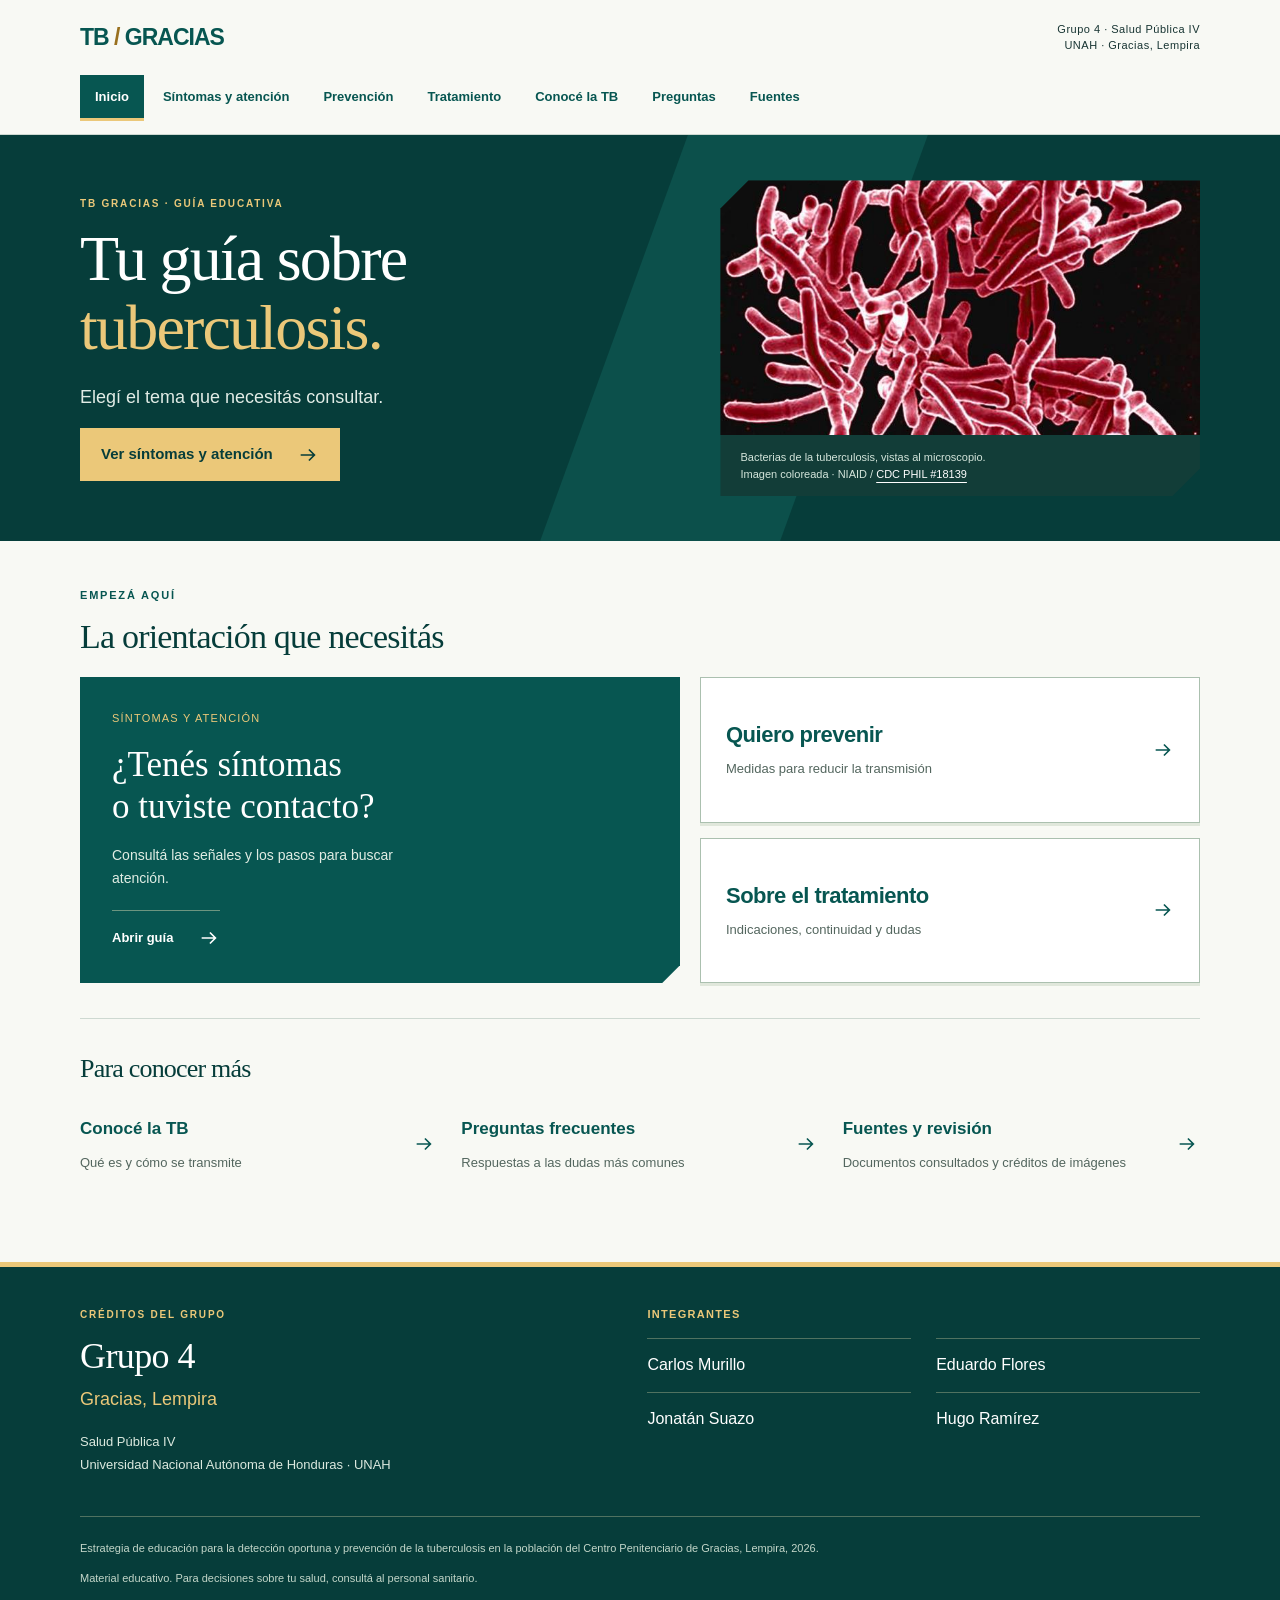
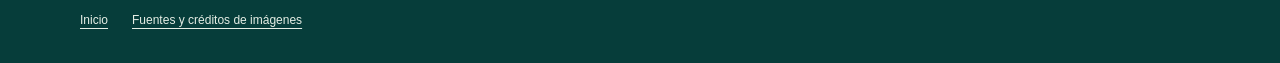
<file: index.html>
<!doctype html><html lang="es"><head><meta charset="utf-8"><meta name="viewport" content="width=device-width,initial-scale=1"><meta name="theme-color" content="#063d3a"><meta name="description" content="Síntomas, prevención y tratamiento de la tuberculosis. Guía educativa con fuentes oficiales del Grupo 4, Salud Pública IV, UNAH."><title>Tuberculosis: Guía</title><link rel="stylesheet" href="assets/styles.css"><link rel="stylesheet" href="assets/editorial.css"><link rel="stylesheet" href="assets/hierarchy.css"><link rel="stylesheet" href="assets/pages.css"><script src="assets/navigation.js" defer></script>
<link rel="icon" href="assets/brand/favicon.ico" sizes="any"><link rel="icon" type="image/svg+xml" href="assets/brand/favicon.svg"><link rel="icon" type="image/png" sizes="32x32" href="assets/brand/favicon-32.png"><link rel="apple-touch-icon" sizes="180x180" href="assets/brand/apple-touch-icon.png"><link rel="canonical" href="https://carlosmvks1.github.io/tb-gracias/">
<meta name="application-name" content="Tuberculosis: Guía"><meta name="apple-mobile-web-app-title" content="Tuberculosis: Guía"><meta property="og:type" content="website"><meta property="og:locale" content="es_HN"><meta property="og:site_name" content="Tuberculosis: Guía"><meta property="og:title" content="Tuberculosis: Guía"><meta property="og:description" content="Síntomas, prevención y tratamiento de la tuberculosis. Guía educativa con fuentes oficiales del Grupo 4, Salud Pública IV, UNAH."><meta property="og:url" content="https://carlosmvks1.github.io/tb-gracias/"><meta property="og:image" content="https://carlosmvks1.github.io/tb-gracias/assets/brand/compartir-guia.jpg"><meta property="og:image:secure_url" content="https://carlosmvks1.github.io/tb-gracias/assets/brand/compartir-guia.jpg"><meta property="og:image:type" content="image/jpeg"><meta property="og:image:width" content="1200"><meta property="og:image:height" content="630"><meta property="og:image:alt" content="Tuberculosis: Guía. Síntomas, prevención y tratamiento. Grupo 4, Salud Pública IV, UNAH."><meta name="twitter:card" content="summary_large_image"><meta name="twitter:title" content="Tuberculosis: Guía"><meta name="twitter:description" content="Síntomas, prevención y tratamiento de la tuberculosis. Guía educativa con fuentes oficiales del Grupo 4, Salud Pública IV, UNAH."><meta name="twitter:image" content="https://carlosmvks1.github.io/tb-gracias/assets/brand/compartir-guia.jpg"><meta name="twitter:image:alt" content="Tuberculosis: Guía. Grupo 4, Salud Pública IV, UNAH.">
</head><body data-page="index.html"><a class="skip" href="#contenido">Saltar al contenido</a><div class="site-header" id="arriba"><div class="masthead wrap"><a class="brand" href="index.html" aria-label="TB Gracias, inicio">TB<span> / </span>GRACIAS</a><span>Grupo 4 · Salud Pública IV<br>UNAH · Gracias, Lempira</span></div><details class="site-menu wrap" open><summary>Explorar temas <span aria-hidden="true" class="menu-bars"></span></summary><nav class="site-links" aria-label="Menú principal"><a href="index.html" aria-current="page">Inicio</a><a href="sintomas.html">Síntomas y atención</a><a href="prevencion.html">Prevención</a><a href="tratamiento.html">Tratamiento</a><a href="conocer.html">Conocé la TB</a><a href="preguntas.html">Preguntas</a><a href="fuentes.html">Fuentes</a></nav></details></div><header id="inicio"><div class="wrap hero"><div class="hero-copy"><span class="eyebrow">TB Gracias · Guía educativa</span><h1 id="home-title">Tu guía sobre<br><span>tuberculosis.</span></h1><p>Elegí el tema que necesitás consultar.</p><a class="button" href="sintomas.html">Ver síntomas y atención <svg class="ui-arrow" viewBox="0 0 24 24" fill="none" stroke="currentColor" stroke-width="1.8" aria-hidden="true" focusable="false"><path d="M4 12h15m-6-6 6 6-6 6"/></svg></a></div><figure class="hero-image" data-evidence="11"><img src="assets/img/tb-bacteria.jpg" alt="Micrografía electrónica coloreada de bacterias Mycobacterium tuberculosis" width="700" height="467" fetchpriority="high"><figcaption>Bacterias de la tuberculosis, vistas al microscopio.<br>Imagen coloreada · NIAID / <a href="fuentes.html#fuente-11">CDC PHIL #18139</a></figcaption></figure></div></header>
<main id="contenido" class="wrap home-main" tabindex="-1"><section id="temas" aria-labelledby="routes-title"><span class="eyebrow">Empezá aquí</span><h2 id="routes-title">La orientación que necesitás</h2><div class="home-actions"><a id="sintomas" class="home-primary" href="sintomas.html"><span class="route-kicker">Síntomas y atención</span><strong>¿Tenés síntomas<br>o tuviste contacto?</strong><p>Consultá las señales y los pasos para buscar atención.</p><span class="route-action">Abrir guía <svg class="ui-arrow" viewBox="0 0 24 24" fill="none" stroke="currentColor" stroke-width="1.8" aria-hidden="true" focusable="false"><path d="M4 12h15m-6-6 6 6-6 6"/></svg></span></a><div class="home-secondary"><a id="prevencion" href="prevencion.html"><span><strong>Quiero prevenir</strong><small>Medidas para reducir la transmisión</small></span><svg class="ui-arrow" viewBox="0 0 24 24" fill="none" stroke="currentColor" stroke-width="1.8" aria-hidden="true" focusable="false"><path d="M4 12h15m-6-6 6 6-6 6"/></svg></a><a id="tratamiento" href="tratamiento.html"><span><strong>Sobre el tratamiento</strong><small>Indicaciones, continuidad y dudas</small></span><svg class="ui-arrow" viewBox="0 0 24 24" fill="none" stroke="currentColor" stroke-width="1.8" aria-hidden="true" focusable="false"><path d="M4 12h15m-6-6 6 6-6 6"/></svg></a></div></div></section><section class="home-resources" aria-labelledby="resources-title"><h2 id="resources-title">Para conocer más</h2><div class="resource-grid"><a id="que-es" href="conocer.html"><strong>Conocé la TB</strong><span>Qué es y cómo se transmite</span><svg class="ui-arrow" viewBox="0 0 24 24" fill="none" stroke="currentColor" stroke-width="1.8" aria-hidden="true" focusable="false"><path d="M4 12h15m-6-6 6 6-6 6"/></svg></a><a id="mitos" href="preguntas.html"><strong>Preguntas frecuentes</strong><span>Respuestas a las dudas más comunes</span><svg class="ui-arrow" viewBox="0 0 24 24" fill="none" stroke="currentColor" stroke-width="1.8" aria-hidden="true" focusable="false"><path d="M4 12h15m-6-6 6 6-6 6"/></svg></a><a id="fuentes" href="fuentes.html"><strong>Fuentes y revisión</strong><span>Documentos consultados y créditos de imágenes</span><svg class="ui-arrow" viewBox="0 0 24 24" fill="none" stroke="currentColor" stroke-width="1.8" aria-hidden="true" focusable="false"><path d="M4 12h15m-6-6 6 6-6 6"/></svg></a></div></section></main><footer class="group-footer"><div class="wrap"><section class="group-credit" aria-labelledby="group-title"><div><span class="eyebrow">Créditos del grupo</span><h2 id="group-title">Grupo 4</h2><p class="group-location">Gracias, Lempira</p><p class="group-course">Salud Pública IV<br>Universidad Nacional Autónoma de Honduras · UNAH</p></div><div><h3>Integrantes</h3><ul class="member-list"><li>Carlos Murillo</li><li>Eduardo Flores</li><li>Jonatán Suazo</li><li>Hugo Ramírez</li></ul></div></section><div class="footer-base"><p>Estrategia de educación para la detección oportuna y prevención de la tuberculosis en la población del Centro Penitenciario de Gracias, Lempira, 2026.</p><p>Material educativo. Para decisiones sobre tu salud, consultá al personal sanitario.</p><nav aria-label="Enlaces al pie"><a href="index.html">Inicio</a><a href="fuentes.html">Fuentes y créditos de imágenes</a></nav></div></div></footer></body></html>
</file>
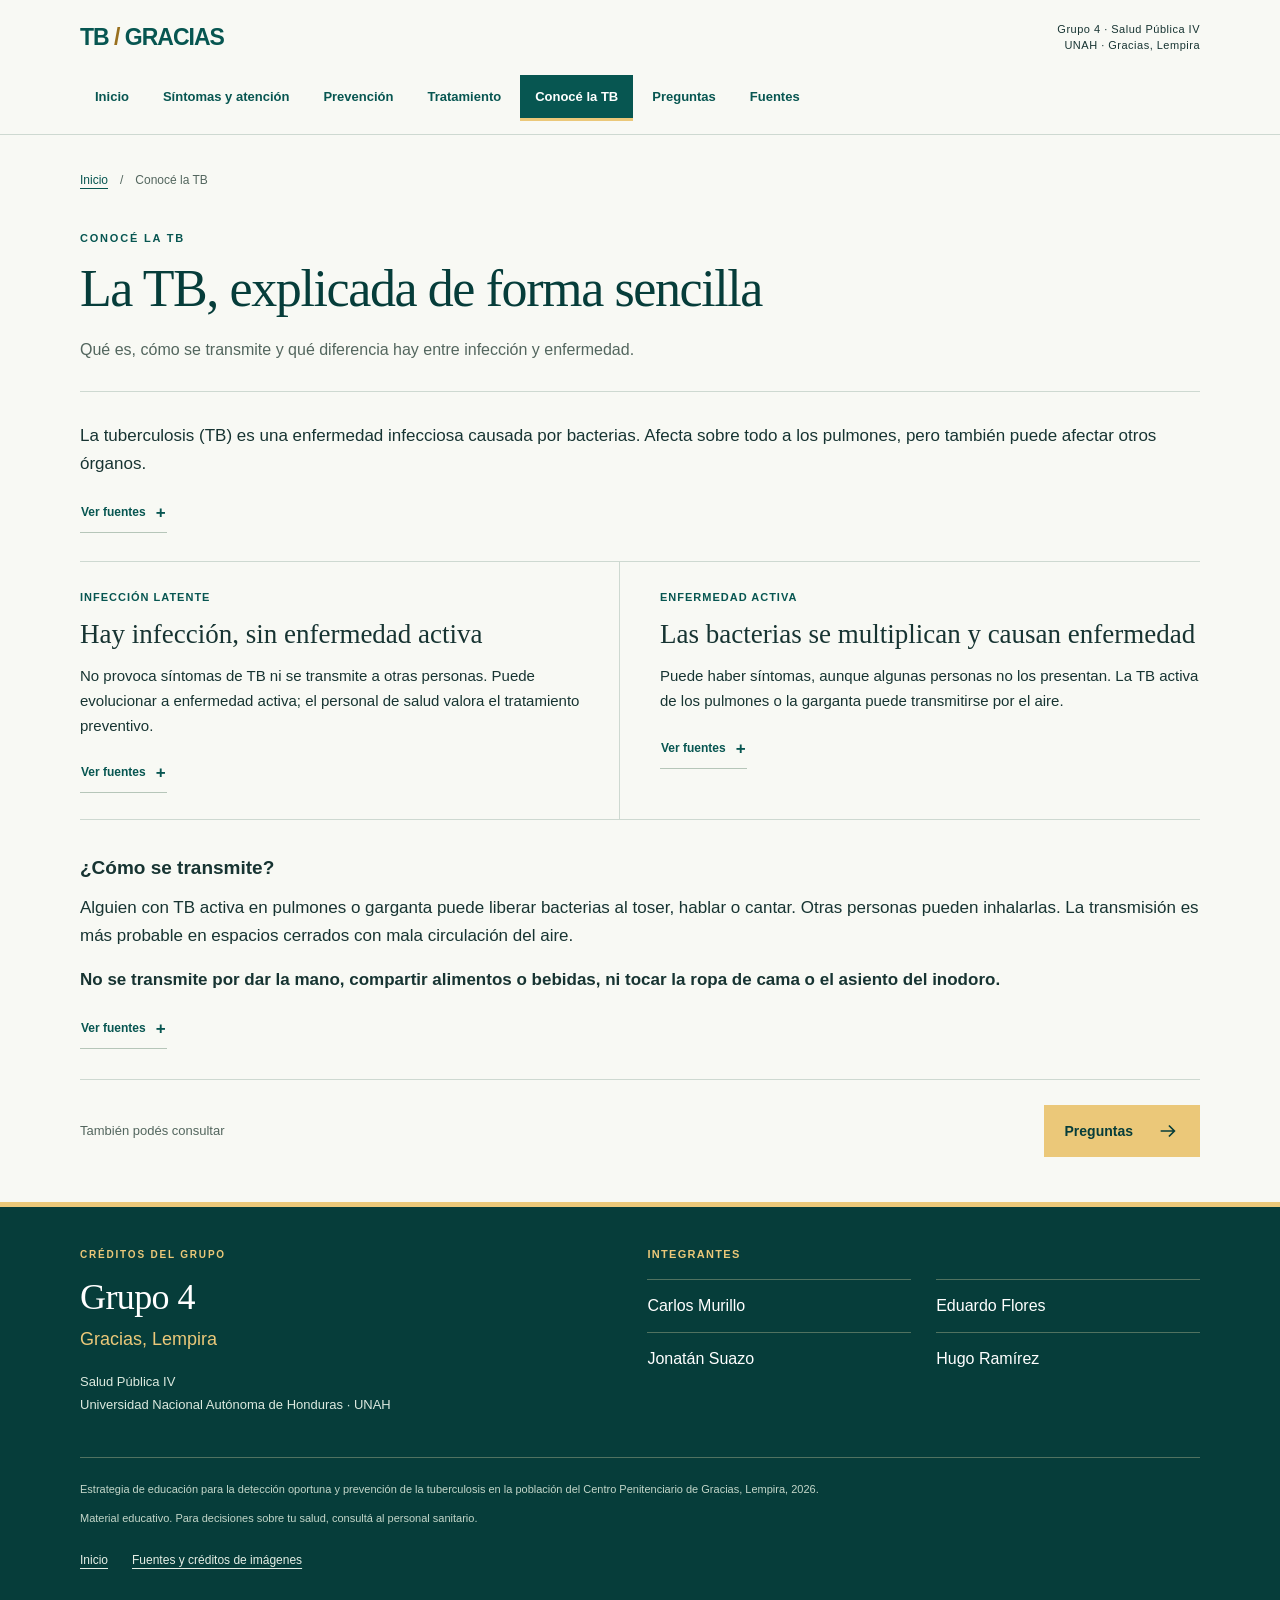
<file: conocer.html>
<!doctype html><html lang="es"><head><meta charset="utf-8"><meta name="viewport" content="width=device-width,initial-scale=1"><meta name="theme-color" content="#063d3a"><meta name="description" content="Qué es, cómo se transmite y qué diferencia hay entre infección y enfermedad."><title>La TB, explicada de forma sencilla | Tuberculosis: Guía</title><link rel="stylesheet" href="assets/styles.css"><link rel="stylesheet" href="assets/editorial.css"><link rel="stylesheet" href="assets/hierarchy.css"><link rel="stylesheet" href="assets/pages.css"><script src="assets/navigation.js" defer></script>
<link rel="icon" href="assets/brand/favicon.ico" sizes="any"><link rel="icon" type="image/svg+xml" href="assets/brand/favicon.svg"><link rel="icon" type="image/png" sizes="32x32" href="assets/brand/favicon-32.png"><link rel="apple-touch-icon" sizes="180x180" href="assets/brand/apple-touch-icon.png"><link rel="canonical" href="https://carlosmvks1.github.io/tb-gracias/conocer.html">
<meta name="application-name" content="Tuberculosis: Guía"><meta name="apple-mobile-web-app-title" content="Tuberculosis: Guía"><meta property="og:type" content="website"><meta property="og:locale" content="es_HN"><meta property="og:site_name" content="Tuberculosis: Guía"><meta property="og:title" content="La TB, explicada de forma sencilla | Tuberculosis: Guía"><meta property="og:description" content="Qué es, cómo se transmite y qué diferencia hay entre infección y enfermedad."><meta property="og:url" content="https://carlosmvks1.github.io/tb-gracias/conocer.html"><meta property="og:image" content="https://carlosmvks1.github.io/tb-gracias/assets/brand/compartir-guia.jpg"><meta property="og:image:secure_url" content="https://carlosmvks1.github.io/tb-gracias/assets/brand/compartir-guia.jpg"><meta property="og:image:type" content="image/jpeg"><meta property="og:image:width" content="1200"><meta property="og:image:height" content="630"><meta property="og:image:alt" content="Tuberculosis: Guía. Síntomas, prevención y tratamiento. Grupo 4, Salud Pública IV, UNAH."><meta name="twitter:card" content="summary_large_image"><meta name="twitter:title" content="La TB, explicada de forma sencilla | Tuberculosis: Guía"><meta name="twitter:description" content="Qué es, cómo se transmite y qué diferencia hay entre infección y enfermedad."><meta name="twitter:image" content="https://carlosmvks1.github.io/tb-gracias/assets/brand/compartir-guia.jpg"><meta name="twitter:image:alt" content="Tuberculosis: Guía. Grupo 4, Salud Pública IV, UNAH.">
</head><body data-page="conocer.html"><a class="skip" href="#contenido">Saltar al contenido</a><div class="site-header" id="arriba"><div class="masthead wrap"><a class="brand" href="index.html" aria-label="TB Gracias, inicio">TB<span> / </span>GRACIAS</a><span>Grupo 4 · Salud Pública IV<br>UNAH · Gracias, Lempira</span></div><details class="site-menu wrap" open><summary>Explorar temas <span aria-hidden="true" class="menu-bars"></span></summary><nav class="site-links" aria-label="Menú principal"><a href="index.html">Inicio</a><a href="sintomas.html">Síntomas y atención</a><a href="prevencion.html">Prevención</a><a href="tratamiento.html">Tratamiento</a><a href="conocer.html" aria-current="page">Conocé la TB</a><a href="preguntas.html">Preguntas</a><a href="fuentes.html">Fuentes</a></nav></details></div><main id="contenido" class="wrap reading-main" tabindex="-1"><div class="page-intro"><nav class="breadcrumbs" aria-label="Ruta de navegación"><a href="index.html">Inicio</a><span aria-hidden="true">/</span><span aria-current="page">Conocé la TB</span></nav><span class="eyebrow">Conocé la TB</span><h1 id="about-title">La TB, explicada de forma sencilla</h1><p>Qué es, cómo se transmite y qué diferencia hay entre infección y enfermedad.</p></div><section id="que-es" class="card topic-article" aria-labelledby="about-title">

      <div data-claim="definicion" data-evidence="3"><p>La tuberculosis (TB) es una enfermedad infecciosa causada por bacterias. Afecta sobre todo a los pulmones, pero también puede afectar otros órganos.</p><details class="evidence-note"><summary>Ver fuentes</summary><p class="citation">Respaldo: <a href="fuentes.html#fuente-3">OMS: tuberculosis [3]</a></p></details></div>
      <div class="two-columns"><article class="info-panel" data-claim="latente" data-evidence="8"><span class="label">Infección latente</span><h3>Hay infección, sin enfermedad activa</h3><p>No provoca síntomas de TB ni se transmite a otras personas. Puede evolucionar a enfermedad activa; el personal de salud valora el tratamiento preventivo.</p><details class="evidence-note"><summary>Ver fuentes</summary><p class="citation">Respaldo: <a href="fuentes.html#fuente-8">CDC: TB inactiva [8]</a></p></details></article><article class="info-panel" data-claim="activa" data-evidence="3 5"><span class="label">Enfermedad activa</span><h3>Las bacterias se multiplican y causan enfermedad</h3><p>Puede haber síntomas, aunque algunas personas no los presentan. La TB activa de los pulmones o la garganta puede transmitirse por el aire.</p><details class="evidence-note"><summary>Ver fuentes</summary><p class="citation">Respaldo: <a href="fuentes.html#fuente-3">OMS [3]</a> · <a href="fuentes.html#fuente-5">CDC: transmisión [5]</a></p></details></article></div>
      <div id="transmision" class="transmission" data-claim="transmision" data-evidence="5"><h3>¿Cómo se transmite?</h3><p>Alguien con TB activa en pulmones o garganta puede liberar bacterias al toser, hablar o cantar. Otras personas pueden inhalarlas. La transmisión es más probable en espacios cerrados con mala circulación del aire.</p><p><strong>No se transmite por dar la mano, compartir alimentos o bebidas, ni tocar la ropa de cama o el asiento del inodoro.</strong></p><details class="evidence-note"><summary>Ver fuentes</summary><p class="citation">Respaldo: <a href="fuentes.html#fuente-5">CDC: causas y transmisión [5]</a></p></details></div>
    </section><aside class="continue-reading"><span>También podés consultar</span><a class="button" href="preguntas.html">Preguntas <svg class="ui-arrow" viewBox="0 0 24 24" fill="none" stroke="currentColor" stroke-width="1.8" aria-hidden="true" focusable="false"><path d="M4 12h15m-6-6 6 6-6 6"/></svg></a></aside></main><footer class="group-footer"><div class="wrap"><section class="group-credit" aria-labelledby="group-title"><div><span class="eyebrow">Créditos del grupo</span><h2 id="group-title">Grupo 4</h2><p class="group-location">Gracias, Lempira</p><p class="group-course">Salud Pública IV<br>Universidad Nacional Autónoma de Honduras · UNAH</p></div><div><h3>Integrantes</h3><ul class="member-list"><li>Carlos Murillo</li><li>Eduardo Flores</li><li>Jonatán Suazo</li><li>Hugo Ramírez</li></ul></div></section><div class="footer-base"><p>Estrategia de educación para la detección oportuna y prevención de la tuberculosis en la población del Centro Penitenciario de Gracias, Lempira, 2026.</p><p>Material educativo. Para decisiones sobre tu salud, consultá al personal sanitario.</p><nav aria-label="Enlaces al pie"><a href="index.html">Inicio</a><a href="fuentes.html">Fuentes y créditos de imágenes</a></nav></div></div></footer></body></html>
</file>
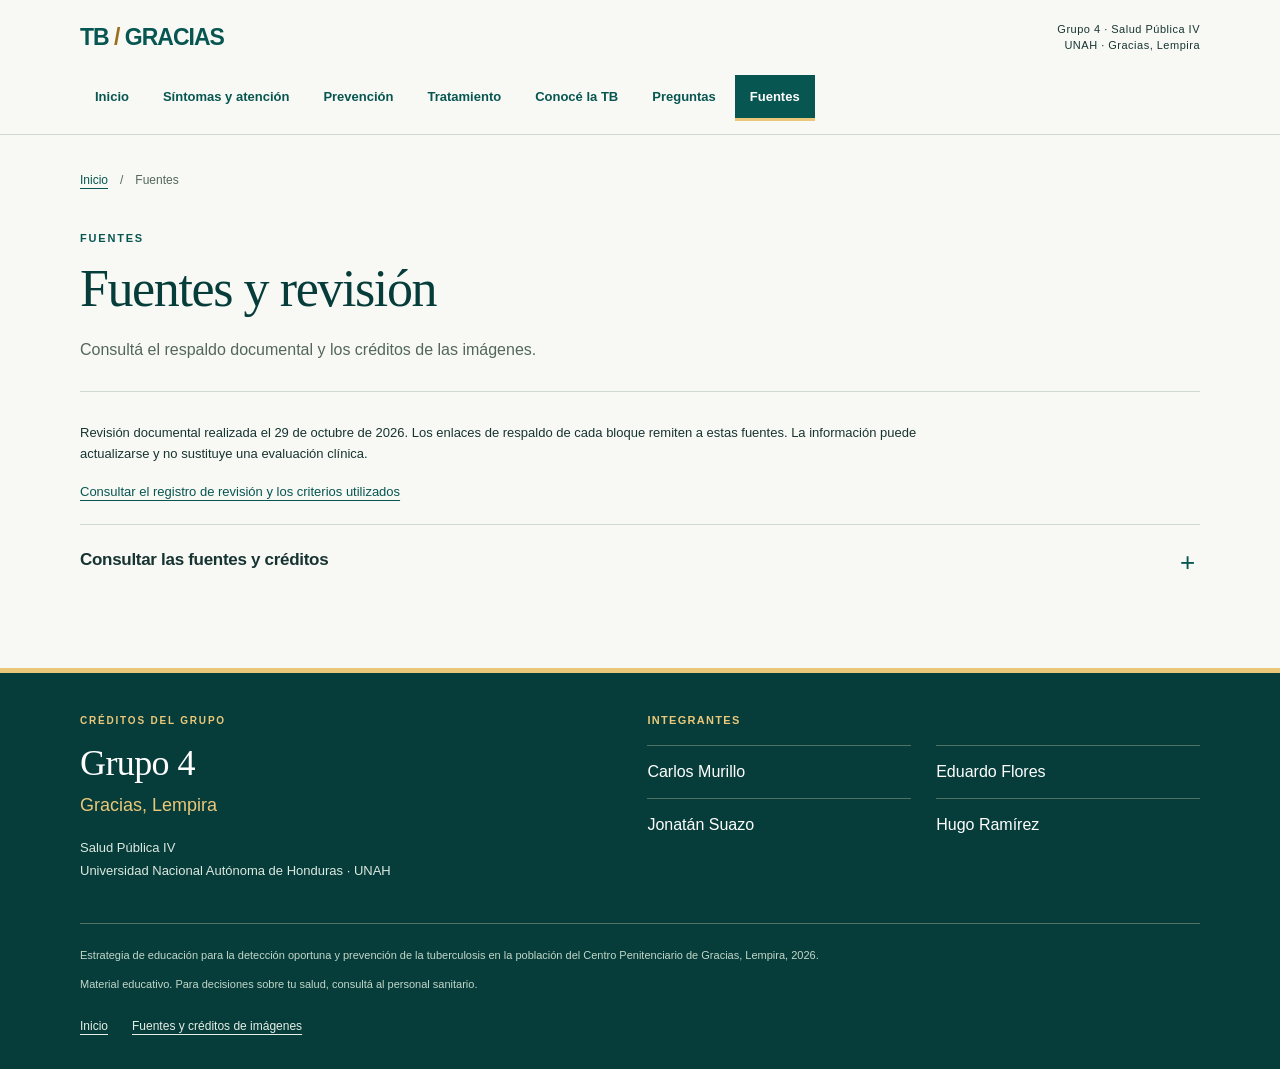
<file: fuentes.html>
<!doctype html><html lang="es"><head><meta charset="utf-8"><meta name="viewport" content="width=device-width,initial-scale=1"><meta name="theme-color" content="#063d3a"><meta name="description" content="Consultá el respaldo documental y los créditos de las imágenes."><title>Fuentes y revisión | Tuberculosis: Guía</title><link rel="stylesheet" href="assets/styles.css"><link rel="stylesheet" href="assets/editorial.css"><link rel="stylesheet" href="assets/hierarchy.css"><link rel="stylesheet" href="assets/pages.css"><script src="assets/navigation.js" defer></script>
<link rel="icon" href="assets/brand/favicon.ico" sizes="any"><link rel="icon" type="image/svg+xml" href="assets/brand/favicon.svg"><link rel="icon" type="image/png" sizes="32x32" href="assets/brand/favicon-32.png"><link rel="apple-touch-icon" sizes="180x180" href="assets/brand/apple-touch-icon.png"><link rel="canonical" href="https://carlosmvks1.github.io/tb-gracias/fuentes.html">
<meta name="application-name" content="Tuberculosis: Guía"><meta name="apple-mobile-web-app-title" content="Tuberculosis: Guía"><meta property="og:type" content="website"><meta property="og:locale" content="es_HN"><meta property="og:site_name" content="Tuberculosis: Guía"><meta property="og:title" content="Fuentes y revisión | Tuberculosis: Guía"><meta property="og:description" content="Consultá el respaldo documental y los créditos de las imágenes."><meta property="og:url" content="https://carlosmvks1.github.io/tb-gracias/fuentes.html"><meta property="og:image" content="https://carlosmvks1.github.io/tb-gracias/assets/brand/compartir-guia.jpg"><meta property="og:image:secure_url" content="https://carlosmvks1.github.io/tb-gracias/assets/brand/compartir-guia.jpg"><meta property="og:image:type" content="image/jpeg"><meta property="og:image:width" content="1200"><meta property="og:image:height" content="630"><meta property="og:image:alt" content="Tuberculosis: Guía. Síntomas, prevención y tratamiento. Grupo 4, Salud Pública IV, UNAH."><meta name="twitter:card" content="summary_large_image"><meta name="twitter:title" content="Fuentes y revisión | Tuberculosis: Guía"><meta name="twitter:description" content="Consultá el respaldo documental y los créditos de las imágenes."><meta name="twitter:image" content="https://carlosmvks1.github.io/tb-gracias/assets/brand/compartir-guia.jpg"><meta name="twitter:image:alt" content="Tuberculosis: Guía. Grupo 4, Salud Pública IV, UNAH.">
</head><body data-page="fuentes.html"><a class="skip" href="#contenido">Saltar al contenido</a><div class="site-header" id="arriba"><div class="masthead wrap"><a class="brand" href="index.html" aria-label="TB Gracias, inicio">TB<span> / </span>GRACIAS</a><span>Grupo 4 · Salud Pública IV<br>UNAH · Gracias, Lempira</span></div><details class="site-menu wrap" open><summary>Explorar temas <span aria-hidden="true" class="menu-bars"></span></summary><nav class="site-links" aria-label="Menú principal"><a href="index.html">Inicio</a><a href="sintomas.html">Síntomas y atención</a><a href="prevencion.html">Prevención</a><a href="tratamiento.html">Tratamiento</a><a href="conocer.html">Conocé la TB</a><a href="preguntas.html">Preguntas</a><a href="fuentes.html" aria-current="page">Fuentes</a></nav></details></div><main id="contenido" class="wrap reading-main" tabindex="-1"><div class="page-intro"><nav class="breadcrumbs" aria-label="Ruta de navegación"><a href="index.html">Inicio</a><span aria-hidden="true">/</span><span aria-current="page">Fuentes</span></nav><span class="eyebrow">Fuentes</span><h1 id="references-title">Fuentes y revisión</h1><p>Consultá el respaldo documental y los créditos de las imágenes.</p></div><section id="fuentes" class="sources" aria-labelledby="sources-title"><span class="eyebrow">Información con respaldo</span><h2 id="sources-title">Fuentes y revisión</h2><p>Revisión documental realizada el <time datetime="2026-10-29">29 de octubre de 2026</time>. Los enlaces de respaldo de cada bloque remiten a estas fuentes. La información puede actualizarse y no sustituye una evaluación clínica.</p><p><a href="docs/revision.html">Consultar el registro de revisión y los criterios utilizados </a></p>
      <details class="disclosure source-list"><summary>Consultar las fuentes y créditos</summary><div class="disclosure-body"><ol>
        <li id="fuente-1"><a href="https://honduras.bvsalud.org/wp-content/uploads/2025/08/PROTOCOLO-DE-DIAGNOSTICO-Y-TRATAMIENTO-DE-LA-TUBERCULOSIS-EN-HONDURAS.pdf">SESAL. Protocolo de Diagnóstico y Tratamiento de la Tuberculosis en Honduras. PT49:2024, marzo de 2025 (PDF).</a> Secciones 1.6, 2.1 y 2.2. Páginas impresas 18–28; páginas 24–34 del visor.</li>
        <li id="fuente-2"><a href="https://honduras.bvsalud.org/wp-content/uploads/2025/05/Manual-para-la-Prevencion-y-Atencion-de-la-TB-en-Honduras.pdf">SESAL. Manual para la Prevención y Atención de la Tuberculosis en Honduras. M18:2019, Rev.01–2025 (PDF).</a> Secciones 7.1, 7.2 y 8.7; páginas impresas 13–19 y 34–35.</li>
        <li id="fuente-3"><a href="https://www.who.int/es/news-room/fact-sheets/detail/tuberculosis">OMS. Tuberculosis.</a> Ficha del 24 de marzo de 2026: panorama general, síntomas, prevención, diagnóstico y tratamiento.</li>
        <li id="fuente-4"><a href="https://www.cdc.gov/tb/es/signs-symptoms/signos-y-sintomas.html">CDC. Signos y síntomas de la tuberculosis.</a> 11 de febrero de 2025.</li>
        <li id="fuente-5"><a href="https://www.cdc.gov/tb/es/causes/causas.html">CDC. Tuberculosis: causas y cómo se propaga.</a> 11 de febrero de 2025.</li>
        <li id="fuente-6"><a href="https://www.cdc.gov/tb/exposure/index.html">CDC. Exposure to Tuberculosis.</a> 25 de marzo de 2024; en inglés.</li>
        <li id="fuente-7"><a href="https://www.cdc.gov/tb/es/testing/pruebas.html">CDC. Pruebas para detectar la tuberculosis.</a> 11 de febrero de 2025.</li>
        <li id="fuente-8"><a href="https://www.cdc.gov/tb/es/about/la-tuberculosis-inactiva.html">CDC. Acerca de la tuberculosis inactiva.</a> 7 de febrero de 2025.</li>
        <li id="fuente-9"><a href="https://www.cdc.gov/tb/es/prevention/prevencion.html">CDC. Cómo prevenir la tuberculosis.</a> 13 de febrero de 2025.</li>
        <li id="fuente-10"><a href="https://www.nhs.uk/symptoms/coughing-up-blood/">NHS. Coughing up blood.</a> Revisada el 13 de junio de 2024; en inglés. Se utiliza la orientación clínica, sin trasladar los teléfonos ni las rutas asistenciales del Reino Unido.</li>
        <li id="fuente-11"><a href="https://wwwn.cdc.gov/phil/Details.aspx?pid=18139">CDC PHIL #18139. NIAID, 2010.</a> Micrografía electrónica coloreada. Dominio público; CDC es la fuente gratuita.</li>
        <li id="fuente-12"><a href="https://www.cdc.gov/tb/es/treatment/tratamiento.html">CDC. Tratamiento de la tuberculosis.</a> 13 de febrero de 2025.</li>
        <li id="fuente-13"><a href="https://wwwn.cdc.gov/phil/Details.aspx?pid=5789">CDC PHIL #5789. CDC / Dr. George P. Kubica.</a> Tinción de Ziehl-Neelsen, aumento de 1000×. Dominio público; CDC es la fuente gratuita.</li>
      </ol><p>Ilustraciones de síntomas: <a href="https://healthicons.org/about">Health Icons, licencia CC0</a>. Archivos alojados en este sitio y recoloreados para el diseño. Son apoyos visuales; los nombres escritos identifican cada síntoma.</p><p>Las imágenes se recortan visualmente para su presentación. Su uso y las referencias no implican respaldo institucional del proyecto.</p><a href="index.html#inicio">Volver al inicio </a></div></details>
    </section></main><footer class="group-footer"><div class="wrap"><section class="group-credit" aria-labelledby="group-title"><div><span class="eyebrow">Créditos del grupo</span><h2 id="group-title">Grupo 4</h2><p class="group-location">Gracias, Lempira</p><p class="group-course">Salud Pública IV<br>Universidad Nacional Autónoma de Honduras · UNAH</p></div><div><h3>Integrantes</h3><ul class="member-list"><li>Carlos Murillo</li><li>Eduardo Flores</li><li>Jonatán Suazo</li><li>Hugo Ramírez</li></ul></div></section><div class="footer-base"><p>Estrategia de educación para la detección oportuna y prevención de la tuberculosis en la población del Centro Penitenciario de Gracias, Lempira, 2026.</p><p>Material educativo. Para decisiones sobre tu salud, consultá al personal sanitario.</p><nav aria-label="Enlaces al pie"><a href="index.html">Inicio</a><a href="fuentes.html">Fuentes y créditos de imágenes</a></nav></div></div></footer></body></html>
</file>
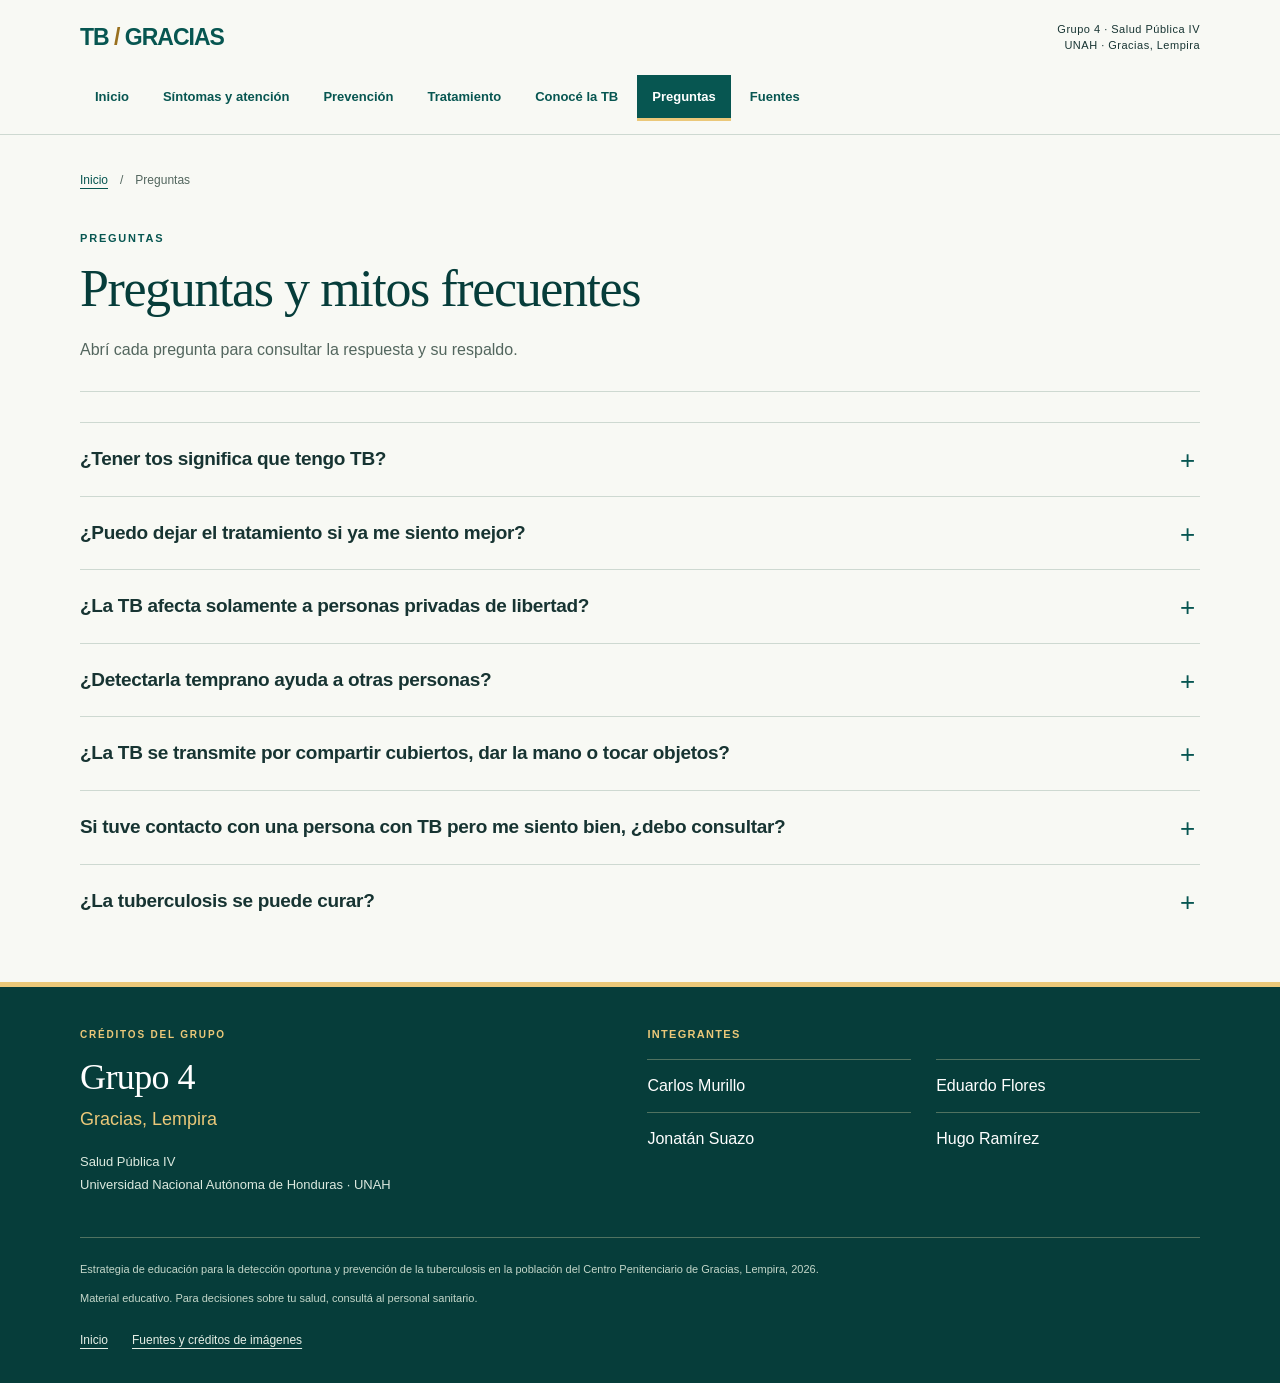
<file: preguntas.html>
<!doctype html><html lang="es"><head><meta charset="utf-8"><meta name="viewport" content="width=device-width,initial-scale=1"><meta name="theme-color" content="#063d3a"><meta name="description" content="Abrí cada pregunta para consultar la respuesta y su respaldo."><title>Preguntas y mitos frecuentes | Tuberculosis: Guía</title><link rel="stylesheet" href="assets/styles.css"><link rel="stylesheet" href="assets/editorial.css"><link rel="stylesheet" href="assets/hierarchy.css"><link rel="stylesheet" href="assets/pages.css"><script src="assets/navigation.js" defer></script>
<link rel="icon" href="assets/brand/favicon.ico" sizes="any"><link rel="icon" type="image/svg+xml" href="assets/brand/favicon.svg"><link rel="icon" type="image/png" sizes="32x32" href="assets/brand/favicon-32.png"><link rel="apple-touch-icon" sizes="180x180" href="assets/brand/apple-touch-icon.png"><link rel="canonical" href="https://carlosmvks1.github.io/tb-gracias/preguntas.html">
<meta name="application-name" content="Tuberculosis: Guía"><meta name="apple-mobile-web-app-title" content="Tuberculosis: Guía"><meta property="og:type" content="website"><meta property="og:locale" content="es_HN"><meta property="og:site_name" content="Tuberculosis: Guía"><meta property="og:title" content="Preguntas y mitos frecuentes | Tuberculosis: Guía"><meta property="og:description" content="Abrí cada pregunta para consultar la respuesta y su respaldo."><meta property="og:url" content="https://carlosmvks1.github.io/tb-gracias/preguntas.html"><meta property="og:image" content="https://carlosmvks1.github.io/tb-gracias/assets/brand/compartir-guia.jpg"><meta property="og:image:secure_url" content="https://carlosmvks1.github.io/tb-gracias/assets/brand/compartir-guia.jpg"><meta property="og:image:type" content="image/jpeg"><meta property="og:image:width" content="1200"><meta property="og:image:height" content="630"><meta property="og:image:alt" content="Tuberculosis: Guía. Síntomas, prevención y tratamiento. Grupo 4, Salud Pública IV, UNAH."><meta name="twitter:card" content="summary_large_image"><meta name="twitter:title" content="Preguntas y mitos frecuentes | Tuberculosis: Guía"><meta name="twitter:description" content="Abrí cada pregunta para consultar la respuesta y su respaldo."><meta name="twitter:image" content="https://carlosmvks1.github.io/tb-gracias/assets/brand/compartir-guia.jpg"><meta name="twitter:image:alt" content="Tuberculosis: Guía. Grupo 4, Salud Pública IV, UNAH.">
</head><body data-page="preguntas.html"><a class="skip" href="#contenido">Saltar al contenido</a><div class="site-header" id="arriba"><div class="masthead wrap"><a class="brand" href="index.html" aria-label="TB Gracias, inicio">TB<span> / </span>GRACIAS</a><span>Grupo 4 · Salud Pública IV<br>UNAH · Gracias, Lempira</span></div><details class="site-menu wrap" open><summary>Explorar temas <span aria-hidden="true" class="menu-bars"></span></summary><nav class="site-links" aria-label="Menú principal"><a href="index.html">Inicio</a><a href="sintomas.html">Síntomas y atención</a><a href="prevencion.html">Prevención</a><a href="tratamiento.html">Tratamiento</a><a href="conocer.html">Conocé la TB</a><a href="preguntas.html" aria-current="page">Preguntas</a><a href="fuentes.html">Fuentes</a></nav></details></div><main id="contenido" class="wrap reading-main" tabindex="-1"><div class="page-intro"><nav class="breadcrumbs" aria-label="Ruta de navegación"><a href="index.html">Inicio</a><span aria-hidden="true">/</span><span aria-current="page">Preguntas</span></nav><span class="eyebrow">Preguntas</span><h1 id="faq-title">Preguntas y mitos frecuentes</h1><p>Abrí cada pregunta para consultar la respuesta y su respaldo.</p></div><section id="mitos" class="card topic-article" aria-labelledby="faq-title">

      <details class="disclosure" data-claim="mito-tos" data-evidence="1 7"><summary>¿Tener tos significa que tengo TB?</summary><div class="disclosure-body"><p>No. La tos por sí sola no confirma TB. Necesitás evaluación y las pruebas indicadas para determinar la causa.</p><details class="evidence-note"><summary>Ver fuentes</summary><p class="citation">Respaldo: <a href="fuentes.html#fuente-1">SESAL [1], secciones 1.6 y 2</a> · <a href="fuentes.html#fuente-7">CDC: pruebas [7]</a></p></details></div></details>
      <details class="disclosure" data-claim="mito-tratamiento" data-evidence="12"><summary>¿Puedo dejar el tratamiento si ya me siento mejor?</summary><div class="disclosure-body"><p>No lo suspendás por tu cuenta porque te sintás mejor. Completalo según las indicaciones; si aparecen problemas, contactá al personal de salud.</p><details class="evidence-note"><summary>Ver fuentes</summary><p class="citation">Respaldo: <a href="fuentes.html#fuente-12">CDC: tratamiento [12]</a></p></details></div></details>
      <details class="disclosure" data-claim="mito-poblacion" data-evidence="7"><summary>¿La TB afecta solamente a personas privadas de libertad?</summary><div class="disclosure-body"><p>No. Cualquier persona puede desarrollar TB. El riesgo de exposición y de enfermar varía entre personas y entornos.</p><details class="evidence-note"><summary>Ver fuentes</summary><p class="citation">Respaldo: <a href="fuentes.html#fuente-7">CDC: quién debería hacerse pruebas [7]</a></p></details></div></details>
      <details class="disclosure" data-claim="mito-deteccion" data-evidence="3"><summary>¿Detectarla temprano ayuda a otras personas?</summary><div class="disclosure-body"><p>Sí. La evaluación y el tratamiento tempranos ayudan a reducir la transmisión y mejoran las posibilidades de recuperación.</p><details class="evidence-note"><summary>Ver fuentes</summary><p class="citation">Respaldo: <a href="fuentes.html#fuente-3">OMS: prevención [3]</a></p></details></div></details>
      <details class="disclosure" data-claim="mito-objetos" data-evidence="5"><summary>¿La TB se transmite por compartir cubiertos, dar la mano o tocar objetos?</summary><div class="disclosure-body"><p>No. La tuberculosis se transmite principalmente por el aire cuando una persona con TB activa de los pulmones o la garganta libera bacterias al toser, hablar o cantar. No se transmite por dar la mano, compartir alimentos o bebidas, ni por tocar ropa de cama o asientos de inodoro.</p><details class="evidence-note"><summary>Ver fuentes</summary><p class="citation">Respaldo: <a href="fuentes.html#fuente-5">CDC: causas y transmisión [5]</a></p></details></div></details>
      <details class="disclosure" data-claim="contacto-sin-sintomas" data-evidence="3 6 7"><summary>Si tuve contacto con una persona con TB pero me siento bien, ¿debo consultar?</summary><div class="disclosure-body"><p>Sí. Informá al personal de salud sobre el contacto aunque no tengás síntomas. Según la exposición y tus factores de riesgo, pueden recomendarte evaluación o pruebas.</p><details class="evidence-note"><summary>Ver fuentes</summary><p class="citation">Respaldo: <a href="fuentes.html#fuente-3">OMS: prevención [3]</a> · <a href="fuentes.html#fuente-6">CDC: exposición [6]</a> · <a href="fuentes.html#fuente-7">CDC: pruebas [7]</a></p></details></div></details>
      <details class="disclosure" data-claim="mito-cura" data-evidence="3 12"><summary>¿La tuberculosis se puede curar?</summary><div class="disclosure-body"><p>Sí. La tuberculosis es una enfermedad prevenible y curable. Para que el tratamiento sea efectivo, debe seguirse según las indicaciones del equipo de salud y no suspenderse por cuenta propia.</p><details class="evidence-note"><summary>Ver fuentes</summary><p class="citation">Respaldo: <a href="fuentes.html#fuente-3">OMS [3]</a> · <a href="fuentes.html#fuente-12">CDC: tratamiento [12]</a></p></details></div></details>
    </section></main><footer class="group-footer"><div class="wrap"><section class="group-credit" aria-labelledby="group-title"><div><span class="eyebrow">Créditos del grupo</span><h2 id="group-title">Grupo 4</h2><p class="group-location">Gracias, Lempira</p><p class="group-course">Salud Pública IV<br>Universidad Nacional Autónoma de Honduras · UNAH</p></div><div><h3>Integrantes</h3><ul class="member-list"><li>Carlos Murillo</li><li>Eduardo Flores</li><li>Jonatán Suazo</li><li>Hugo Ramírez</li></ul></div></section><div class="footer-base"><p>Estrategia de educación para la detección oportuna y prevención de la tuberculosis en la población del Centro Penitenciario de Gracias, Lempira, 2026.</p><p>Material educativo. Para decisiones sobre tu salud, consultá al personal sanitario.</p><nav aria-label="Enlaces al pie"><a href="index.html">Inicio</a><a href="fuentes.html">Fuentes y créditos de imágenes</a></nav></div></div></footer></body></html>
</file>
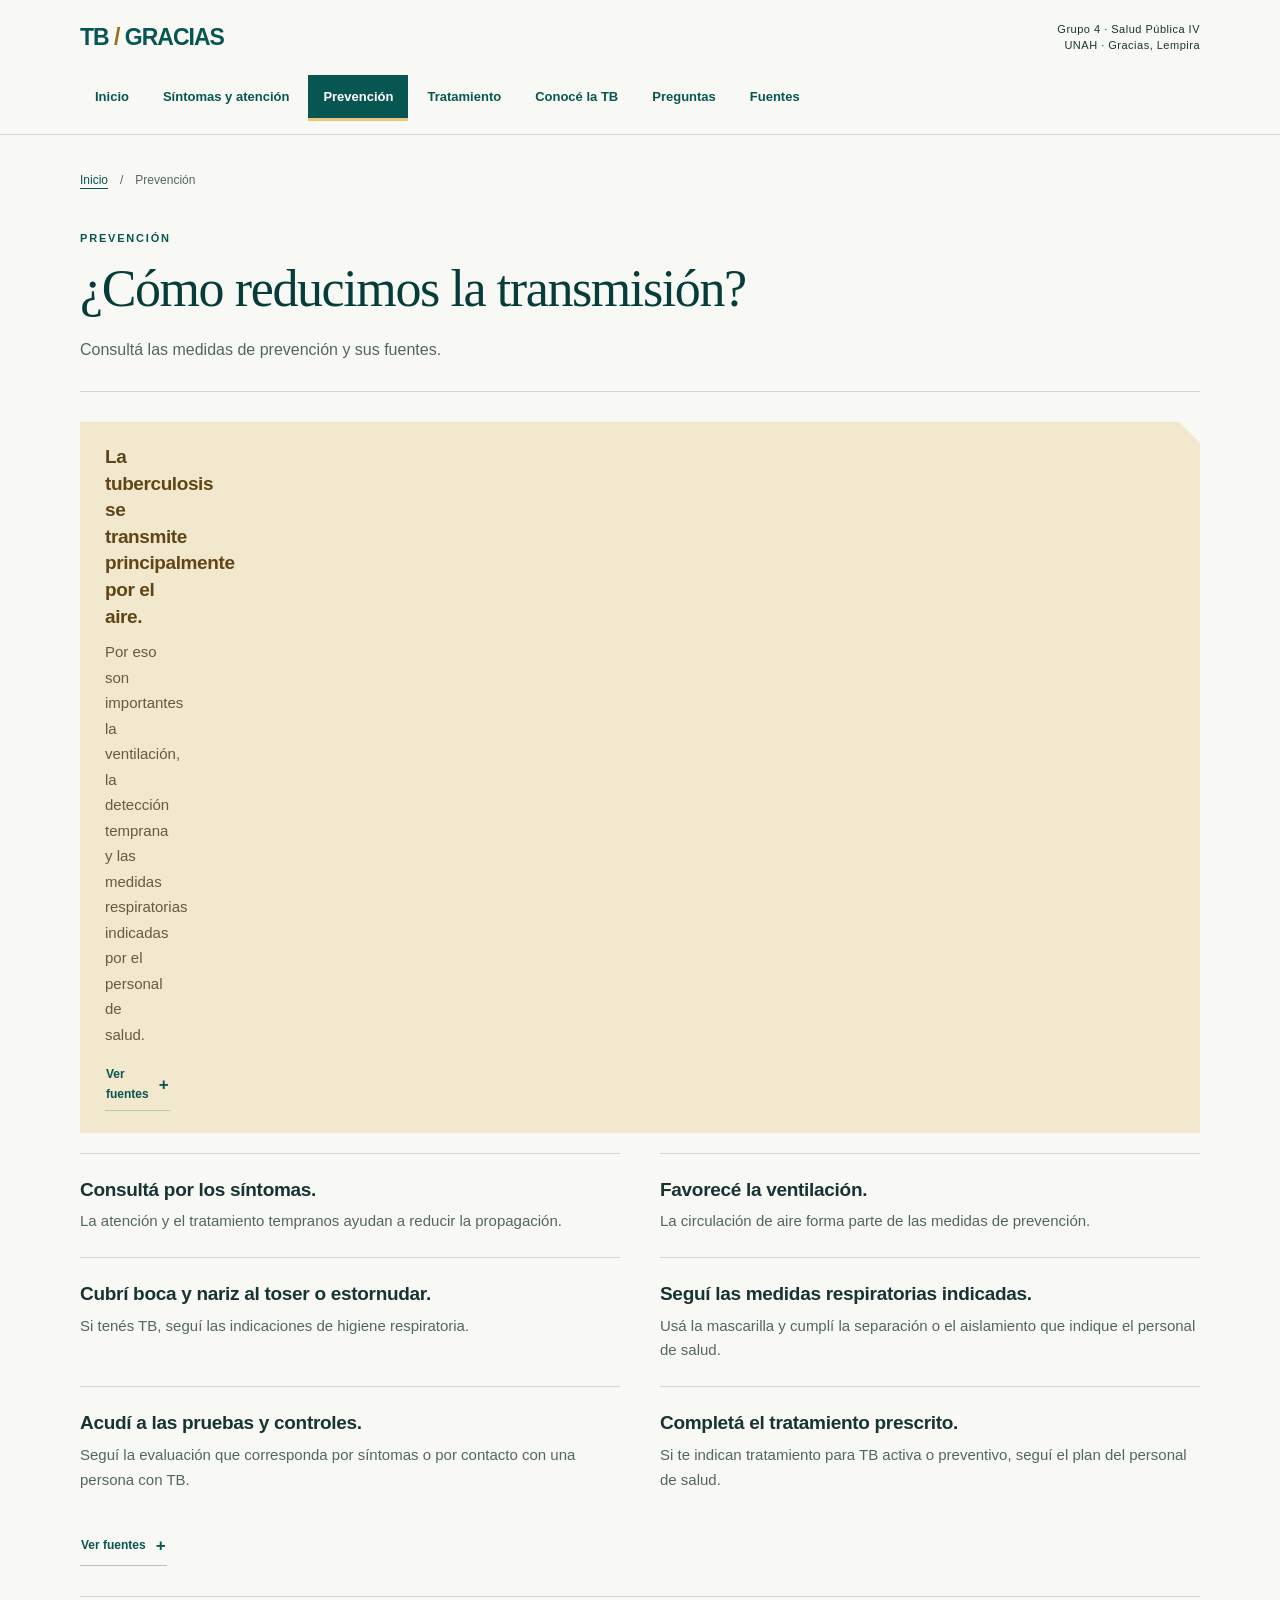
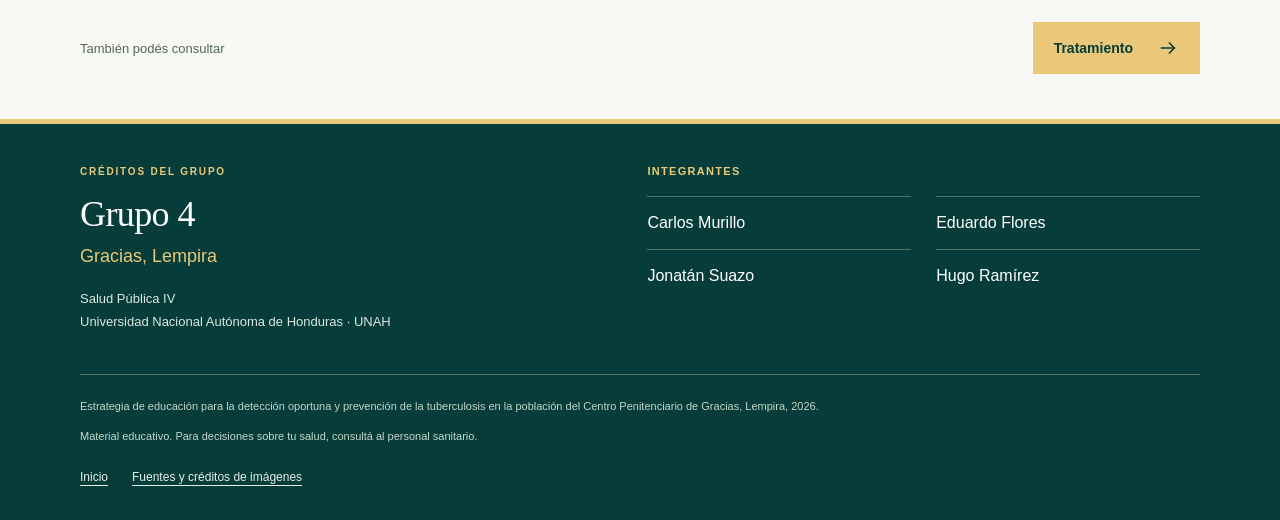
<file: prevencion.html>
<!doctype html><html lang="es"><head><meta charset="utf-8"><meta name="viewport" content="width=device-width,initial-scale=1"><meta name="theme-color" content="#063d3a"><meta name="description" content="Consultá las medidas de prevención y sus fuentes."><title>¿Cómo reducimos la transmisión? | Tuberculosis: Guía</title><link rel="stylesheet" href="assets/styles.css"><link rel="stylesheet" href="assets/editorial.css"><link rel="stylesheet" href="assets/hierarchy.css"><link rel="stylesheet" href="assets/pages.css"><script src="assets/navigation.js" defer></script>
<link rel="icon" href="assets/brand/favicon.ico" sizes="any"><link rel="icon" type="image/svg+xml" href="assets/brand/favicon.svg"><link rel="icon" type="image/png" sizes="32x32" href="assets/brand/favicon-32.png"><link rel="apple-touch-icon" sizes="180x180" href="assets/brand/apple-touch-icon.png"><link rel="canonical" href="https://carlosmvks1.github.io/tb-gracias/prevencion.html">
<meta name="application-name" content="Tuberculosis: Guía"><meta name="apple-mobile-web-app-title" content="Tuberculosis: Guía"><meta property="og:type" content="website"><meta property="og:locale" content="es_HN"><meta property="og:site_name" content="Tuberculosis: Guía"><meta property="og:title" content="¿Cómo reducimos la transmisión? | Tuberculosis: Guía"><meta property="og:description" content="Consultá las medidas de prevención y sus fuentes."><meta property="og:url" content="https://carlosmvks1.github.io/tb-gracias/prevencion.html"><meta property="og:image" content="https://carlosmvks1.github.io/tb-gracias/assets/brand/compartir-guia.jpg"><meta property="og:image:secure_url" content="https://carlosmvks1.github.io/tb-gracias/assets/brand/compartir-guia.jpg"><meta property="og:image:type" content="image/jpeg"><meta property="og:image:width" content="1200"><meta property="og:image:height" content="630"><meta property="og:image:alt" content="Tuberculosis: Guía. Síntomas, prevención y tratamiento. Grupo 4, Salud Pública IV, UNAH."><meta name="twitter:card" content="summary_large_image"><meta name="twitter:title" content="¿Cómo reducimos la transmisión? | Tuberculosis: Guía"><meta name="twitter:description" content="Consultá las medidas de prevención y sus fuentes."><meta name="twitter:image" content="https://carlosmvks1.github.io/tb-gracias/assets/brand/compartir-guia.jpg"><meta name="twitter:image:alt" content="Tuberculosis: Guía. Grupo 4, Salud Pública IV, UNAH.">
</head><body data-page="prevencion.html"><a class="skip" href="#contenido">Saltar al contenido</a><div class="site-header" id="arriba"><div class="masthead wrap"><a class="brand" href="index.html" aria-label="TB Gracias, inicio">TB<span> / </span>GRACIAS</a><span>Grupo 4 · Salud Pública IV<br>UNAH · Gracias, Lempira</span></div><details class="site-menu wrap" open><summary>Explorar temas <span aria-hidden="true" class="menu-bars"></span></summary><nav class="site-links" aria-label="Menú principal"><a href="index.html">Inicio</a><a href="sintomas.html">Síntomas y atención</a><a href="prevencion.html" aria-current="page">Prevención</a><a href="tratamiento.html">Tratamiento</a><a href="conocer.html">Conocé la TB</a><a href="preguntas.html">Preguntas</a><a href="fuentes.html">Fuentes</a></nav></details></div><main id="contenido" class="wrap reading-main" tabindex="-1"><div class="page-intro"><nav class="breadcrumbs" aria-label="Ruta de navegación"><a href="index.html">Inicio</a><span aria-hidden="true">/</span><span aria-current="page">Prevención</span></nav><span class="eyebrow">Prevención</span><h1 id="prevention-title">¿Cómo reducimos la transmisión?</h1><p>Consultá las medidas de prevención y sus fuentes.</p></div><section id="prevencion" class="card topic-article" aria-labelledby="prevention-title">

      <div class="notice" data-claim="prevencion-aerea" data-evidence="3 5"><div><strong>La tuberculosis se transmite principalmente por el aire.</strong><span> Por eso son importantes la ventilación, la detección temprana y las medidas respiratorias indicadas por el personal de salud.</span><details class="evidence-note"><summary>Ver fuentes</summary><p class="citation">Respaldo: <a href="fuentes.html#fuente-3">OMS [3]</a> · <a href="fuentes.html#fuente-5">CDC: transmisión [5]</a></p></details></div></div>
      <ul class="prevention-list" data-claim="prevencion" data-evidence="2 3 9"><li><strong>Consultá por los síntomas.</strong><span>La atención y el tratamiento tempranos ayudan a reducir la propagación.</span></li><li><strong>Favorecé la ventilación.</strong><span>La circulación de aire forma parte de las medidas de prevención.</span></li><li><strong>Cubrí boca y nariz al toser o estornudar.</strong><span>Si tenés TB, seguí las indicaciones de higiene respiratoria.</span></li><li><strong>Seguí las medidas respiratorias indicadas.</strong><span>Usá la mascarilla y cumplí la separación o el aislamiento que indique el personal de salud.</span></li><li><strong>Acudí a las pruebas y controles.</strong><span>Seguí la evaluación que corresponda por síntomas o por contacto con una persona con TB.</span></li><li><strong>Completá el tratamiento prescrito.</strong><span>Si te indican tratamiento para TB activa o preventivo, seguí el plan del personal de salud.</span></li></ul>
      <details class="evidence-note"><summary>Ver fuentes</summary><p class="citation">Respaldo: <a href="fuentes.html#fuente-2">SESAL [2], secciones 7.1, 7.2 y 8.7</a> · <a href="fuentes.html#fuente-3">OMS: prevención [3]</a> · <a href="fuentes.html#fuente-9">CDC: prevención [9]</a></p></details>
    </section><aside class="continue-reading"><span>También podés consultar</span><a class="button" href="tratamiento.html">Tratamiento <svg class="ui-arrow" viewBox="0 0 24 24" fill="none" stroke="currentColor" stroke-width="1.8" aria-hidden="true" focusable="false"><path d="M4 12h15m-6-6 6 6-6 6"/></svg></a></aside></main><footer class="group-footer"><div class="wrap"><section class="group-credit" aria-labelledby="group-title"><div><span class="eyebrow">Créditos del grupo</span><h2 id="group-title">Grupo 4</h2><p class="group-location">Gracias, Lempira</p><p class="group-course">Salud Pública IV<br>Universidad Nacional Autónoma de Honduras · UNAH</p></div><div><h3>Integrantes</h3><ul class="member-list"><li>Carlos Murillo</li><li>Eduardo Flores</li><li>Jonatán Suazo</li><li>Hugo Ramírez</li></ul></div></section><div class="footer-base"><p>Estrategia de educación para la detección oportuna y prevención de la tuberculosis en la población del Centro Penitenciario de Gracias, Lempira, 2026.</p><p>Material educativo. Para decisiones sobre tu salud, consultá al personal sanitario.</p><nav aria-label="Enlaces al pie"><a href="index.html">Inicio</a><a href="fuentes.html">Fuentes y créditos de imágenes</a></nav></div></div></footer></body></html>
</file>
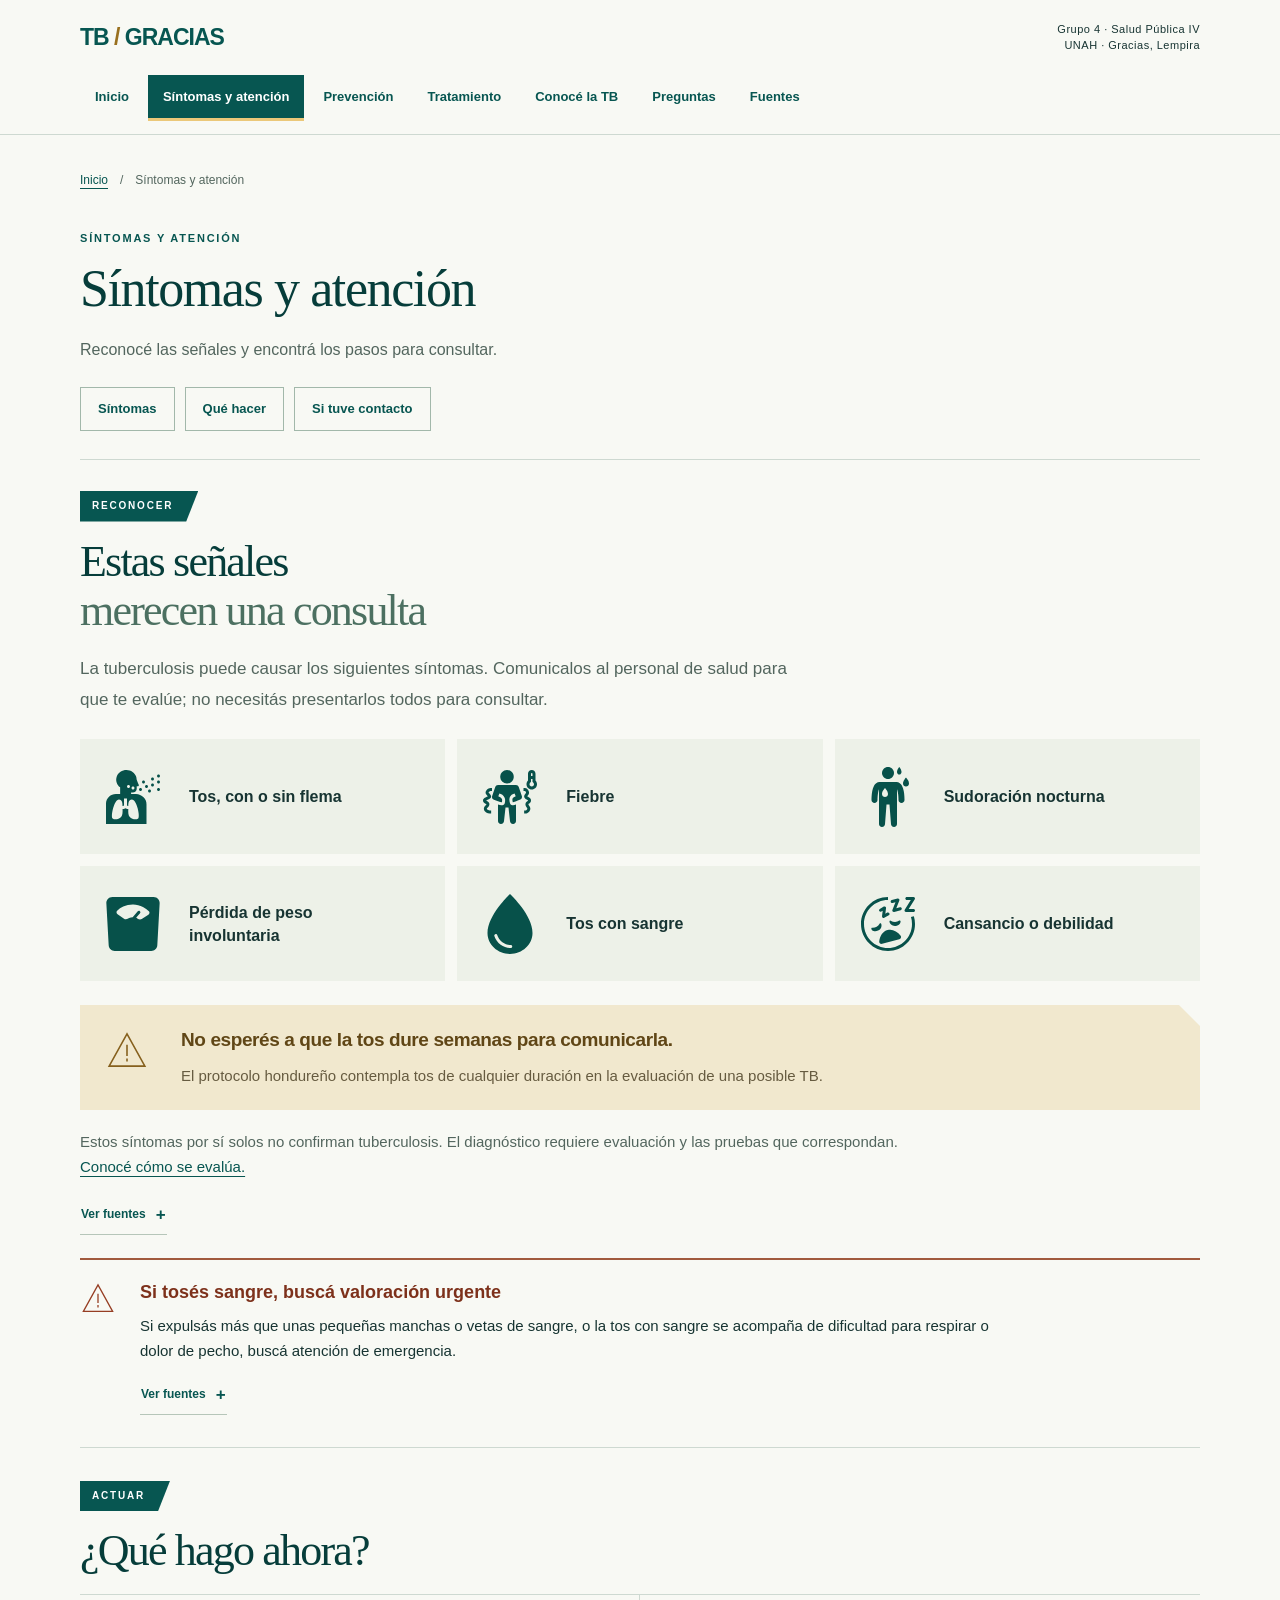
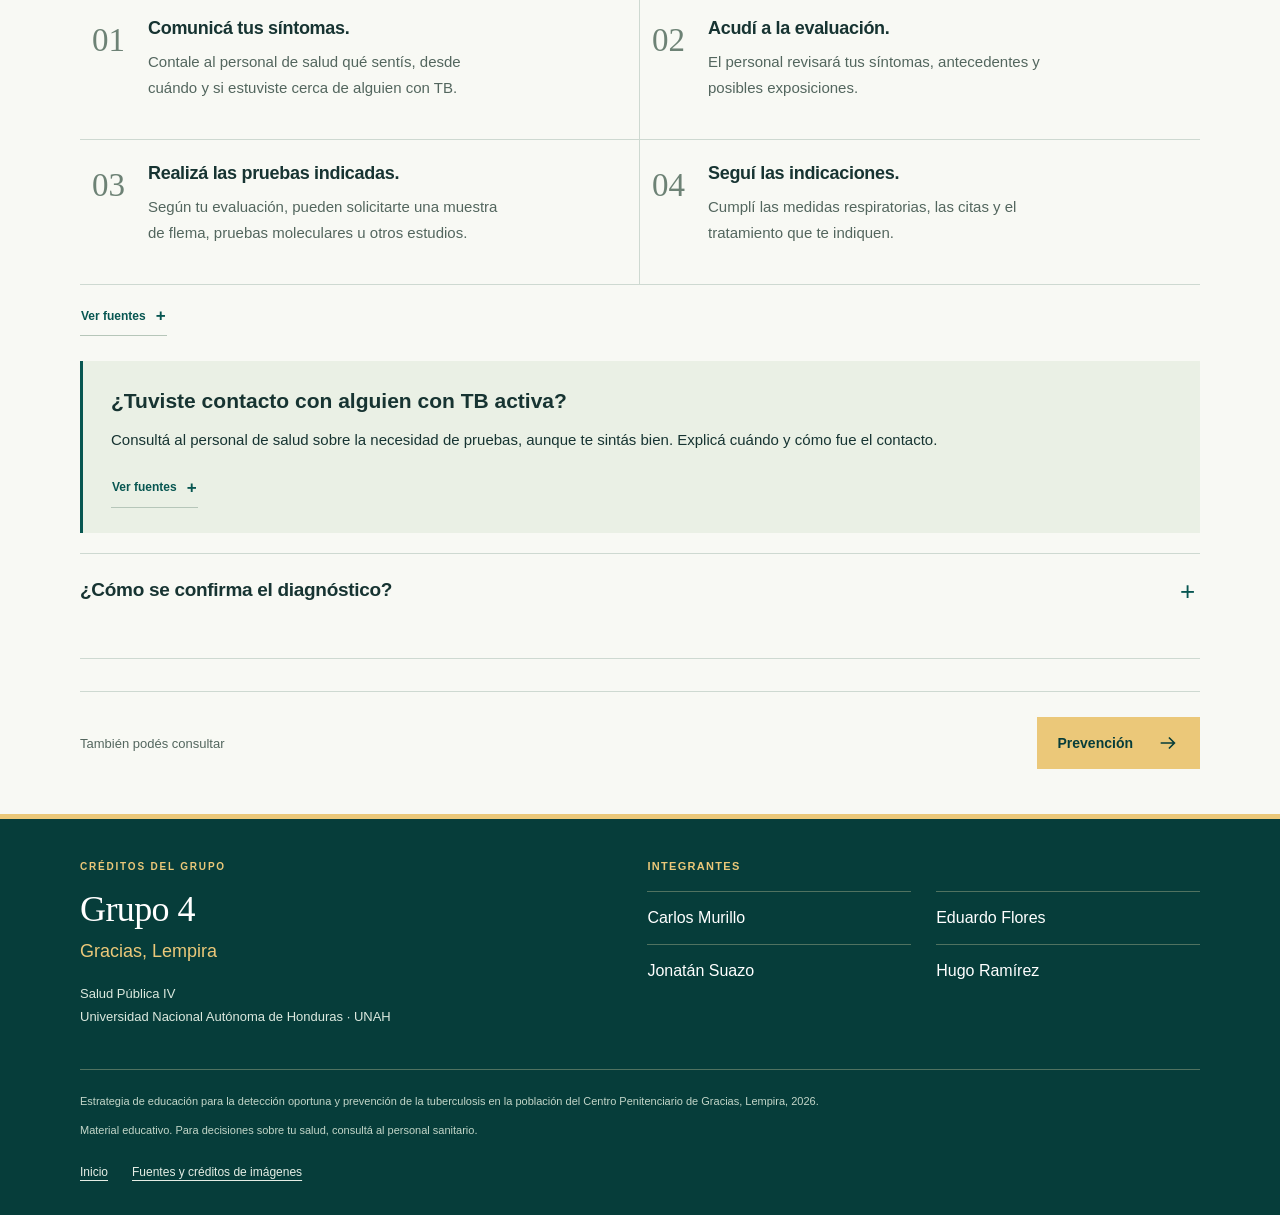
<file: sintomas.html>
<!doctype html><html lang="es"><head><meta charset="utf-8"><meta name="viewport" content="width=device-width,initial-scale=1"><meta name="theme-color" content="#063d3a"><meta name="description" content="Reconocé las señales y encontrá los pasos para consultar."><title>Síntomas y atención | Tuberculosis: Guía</title><link rel="stylesheet" href="assets/styles.css"><link rel="stylesheet" href="assets/editorial.css"><link rel="stylesheet" href="assets/hierarchy.css"><link rel="stylesheet" href="assets/pages.css"><script src="assets/navigation.js" defer></script>
<link rel="icon" href="assets/brand/favicon.ico" sizes="any"><link rel="icon" type="image/svg+xml" href="assets/brand/favicon.svg"><link rel="icon" type="image/png" sizes="32x32" href="assets/brand/favicon-32.png"><link rel="apple-touch-icon" sizes="180x180" href="assets/brand/apple-touch-icon.png"><link rel="canonical" href="https://carlosmvks1.github.io/tb-gracias/sintomas.html">
<meta name="application-name" content="Tuberculosis: Guía"><meta name="apple-mobile-web-app-title" content="Tuberculosis: Guía"><meta property="og:type" content="website"><meta property="og:locale" content="es_HN"><meta property="og:site_name" content="Tuberculosis: Guía"><meta property="og:title" content="Síntomas y atención | Tuberculosis: Guía"><meta property="og:description" content="Reconocé las señales y encontrá los pasos para consultar."><meta property="og:url" content="https://carlosmvks1.github.io/tb-gracias/sintomas.html"><meta property="og:image" content="https://carlosmvks1.github.io/tb-gracias/assets/brand/compartir-guia.jpg"><meta property="og:image:secure_url" content="https://carlosmvks1.github.io/tb-gracias/assets/brand/compartir-guia.jpg"><meta property="og:image:type" content="image/jpeg"><meta property="og:image:width" content="1200"><meta property="og:image:height" content="630"><meta property="og:image:alt" content="Tuberculosis: Guía. Síntomas, prevención y tratamiento. Grupo 4, Salud Pública IV, UNAH."><meta name="twitter:card" content="summary_large_image"><meta name="twitter:title" content="Síntomas y atención | Tuberculosis: Guía"><meta name="twitter:description" content="Reconocé las señales y encontrá los pasos para consultar."><meta name="twitter:image" content="https://carlosmvks1.github.io/tb-gracias/assets/brand/compartir-guia.jpg"><meta name="twitter:image:alt" content="Tuberculosis: Guía. Grupo 4, Salud Pública IV, UNAH.">
</head><body data-page="sintomas.html"><a class="skip" href="#contenido">Saltar al contenido</a><div class="site-header" id="arriba"><div class="masthead wrap"><a class="brand" href="index.html" aria-label="TB Gracias, inicio">TB<span> / </span>GRACIAS</a><span>Grupo 4 · Salud Pública IV<br>UNAH · Gracias, Lempira</span></div><details class="site-menu wrap" open><summary>Explorar temas <span aria-hidden="true" class="menu-bars"></span></summary><nav class="site-links" aria-label="Menú principal"><a href="index.html">Inicio</a><a href="sintomas.html" aria-current="page">Síntomas y atención</a><a href="prevencion.html">Prevención</a><a href="tratamiento.html">Tratamiento</a><a href="conocer.html">Conocé la TB</a><a href="preguntas.html">Preguntas</a><a href="fuentes.html">Fuentes</a></nav></details></div><main id="contenido" class="wrap reading-main" tabindex="-1"><div class="page-intro"><nav class="breadcrumbs" aria-label="Ruta de navegación"><a href="index.html">Inicio</a><span aria-hidden="true">/</span><span aria-current="page">Síntomas y atención</span></nav><span class="eyebrow">Síntomas y atención</span><h1 id="attention-title">Síntomas y atención</h1><p>Reconocé las señales y encontrá los pasos para consultar.</p><nav class="page-contents" aria-label="En esta página"><a href="#sintomas">Síntomas</a><a href="#que-hacer">Qué hacer</a><a href="#contacto">Si tuve contacto</a></nav></div><section id="sintomas" class="card" aria-labelledby="symptom-title">
      <div class="section-heading"><div><span class="eyebrow">Reconocer</span><h2 id="symptom-title">Estas señales <span>merecen una consulta</span></h2></div></div>
      <div data-claim="sintomas" data-evidence="1 4"><p>La tuberculosis puede causar los siguientes síntomas. Comunicalos al personal de salud para que te evalúe; no necesitás presentarlos todos para consultar.</p><ul class="symptoms"><li><img class="symptom-art" src="assets/img/healthicons/coughing-alt.svg" width="96" height="96" alt="" aria-hidden="true" loading="lazy"><span>Tos, con o sin flema</span></li><li><img class="symptom-art" src="assets/img/healthicons/chills-fever.svg" width="96" height="96" alt="" aria-hidden="true" loading="lazy"><span>Fiebre</span></li><li><img class="symptom-art" src="assets/img/healthicons/sweating.svg" width="96" height="96" alt="" aria-hidden="true" loading="lazy"><span>Sudoración nocturna</span></li><li><img class="symptom-art" src="assets/img/healthicons/weight.svg" width="96" height="96" alt="" aria-hidden="true" loading="lazy"><span>Pérdida de peso involuntaria</span></li><li><img class="symptom-art" src="assets/img/healthicons/blood-drop.svg" width="96" height="96" alt="" aria-hidden="true" loading="lazy"><span>Tos con sangre</span></li><li><img class="symptom-art" src="assets/img/healthicons/face-sleepy.svg" width="96" height="96" alt="" aria-hidden="true" loading="lazy"><span>Cansancio o debilidad</span></li></ul><aside class="notice"><svg class="guide-icon" viewBox="0 0 64 64" fill="none" stroke="currentColor" stroke-width="2.3" stroke-linecap="square" stroke-linejoin="miter" aria-hidden="true" focusable="false"><path d="m32 7 26 47H6ZM32 24v14M32 44v2"/></svg><div><strong>No esperés a que la tos dure semanas para comunicarla.</strong><span> El protocolo hondureño contempla tos de cualquier duración en la evaluación de una posible TB.</span></div></aside><p class="reading-note">Estos síntomas por sí solos no confirman tuberculosis. El diagnóstico requiere evaluación y las pruebas que correspondan. <a href="#diagnostico">Conocé cómo se evalúa.</a></p><details class="evidence-note"><summary>Ver fuentes</summary><p class="citation">Respaldo: <a href="fuentes.html#fuente-1">SESAL [1], pp. 20–22</a> · <a href="fuentes.html#fuente-4">CDC: síntomas [4]</a></p></details></div>
      <aside id="atencion-urgente" class="urgent" data-claim="urgencia" data-evidence="10" aria-labelledby="urgent-title"><svg class="guide-icon" viewBox="0 0 64 64" fill="none" stroke="currentColor" stroke-width="2.3" stroke-linecap="square" stroke-linejoin="miter" aria-hidden="true" focusable="false"><path d="m32 7 26 47H6ZM32 24v14M32 44v2"/></svg><h3 id="urgent-title">Si tosés sangre, buscá valoración urgente</h3><p>Si expulsás más que unas pequeñas manchas o vetas de sangre, o la tos con sangre se acompaña de dificultad para respirar o dolor de pecho, buscá atención de emergencia.</p><details class="evidence-note"><summary>Ver fuentes</summary><p class="citation">Respaldo: <a href="fuentes.html#fuente-10">NHS: tos con sangre [10]</a></p></details></aside>
    </section><section id="que-hacer" class="card action-card" aria-labelledby="action-title">
      <div class="section-heading"><div><span class="eyebrow">Actuar</span><h2 id="action-title">¿Qué hago ahora?</h2></div></div>
      <ol class="steps" data-claim="pasos" data-evidence="1 7 9"><li><strong>Comunicá tus síntomas.</strong><p>Contale al personal de salud qué sentís, desde cuándo y si estuviste cerca de alguien con TB.</p></li><li><strong>Acudí a la evaluación.</strong><p>El personal revisará tus síntomas, antecedentes y posibles exposiciones.</p></li><li><strong>Realizá las pruebas indicadas.</strong><p>Según tu evaluación, pueden solicitarte una muestra de flema, pruebas moleculares u otros estudios.</p></li><li><strong>Seguí las indicaciones.</strong><p>Cumplí las medidas respiratorias, las citas y el tratamiento que te indiquen.</p></li></ol>
      <details class="evidence-note"><summary>Ver fuentes</summary><p class="citation">Respaldo: <a href="fuentes.html#fuente-1">SESAL [1], secciones 2.1–2.2</a> · <a href="fuentes.html#fuente-7">CDC: pruebas [7]</a> · <a href="fuentes.html#fuente-9">CDC: prevención [9]</a></p></details>
      <div id="contacto" class="contact-note" data-claim="contacto" data-evidence="6"><h3>¿Tuviste contacto con alguien con TB activa?</h3><p>Consultá al personal de salud sobre la necesidad de pruebas, aunque te sintás bien. Explicá cuándo y cómo fue el contacto.</p><details class="evidence-note"><summary>Ver fuentes</summary><p class="citation">Respaldo: <a href="fuentes.html#fuente-6">CDC: exposición [6]</a></p></details></div>
      <details id="diagnostico" class="disclosure" data-claim="diagnostico" data-evidence="1 7"><summary>¿Cómo se confirma el diagnóstico?</summary><div class="disclosure-body"><p>La evaluación puede incluir pruebas moleculares en una muestra de flema y, cuando corresponde, radiografía de tórax u otros estudios.</p><p>Las pruebas de sangre IGRA y la prueba cutánea de tuberculina detectan infección. Por sí solas no determinan si hay enfermedad activa; un resultado negativo tampoco la descarta siempre.</p><details class="evidence-note"><summary>Ver fuentes</summary><p class="citation">Respaldo: <a href="fuentes.html#fuente-1">SESAL [1], sección 2.2</a> · <a href="fuentes.html#fuente-7">CDC: pruebas [7]</a></p></details></div></details>
    </section><aside class="continue-reading"><span>También podés consultar</span><a class="button" href="prevencion.html">Prevención <svg class="ui-arrow" viewBox="0 0 24 24" fill="none" stroke="currentColor" stroke-width="1.8" aria-hidden="true" focusable="false"><path d="M4 12h15m-6-6 6 6-6 6"/></svg></a></aside></main><footer class="group-footer"><div class="wrap"><section class="group-credit" aria-labelledby="group-title"><div><span class="eyebrow">Créditos del grupo</span><h2 id="group-title">Grupo 4</h2><p class="group-location">Gracias, Lempira</p><p class="group-course">Salud Pública IV<br>Universidad Nacional Autónoma de Honduras · UNAH</p></div><div><h3>Integrantes</h3><ul class="member-list"><li>Carlos Murillo</li><li>Eduardo Flores</li><li>Jonatán Suazo</li><li>Hugo Ramírez</li></ul></div></section><div class="footer-base"><p>Estrategia de educación para la detección oportuna y prevención de la tuberculosis en la población del Centro Penitenciario de Gracias, Lempira, 2026.</p><p>Material educativo. Para decisiones sobre tu salud, consultá al personal sanitario.</p><nav aria-label="Enlaces al pie"><a href="index.html">Inicio</a><a href="fuentes.html">Fuentes y créditos de imágenes</a></nav></div></div></footer></body></html>
</file>
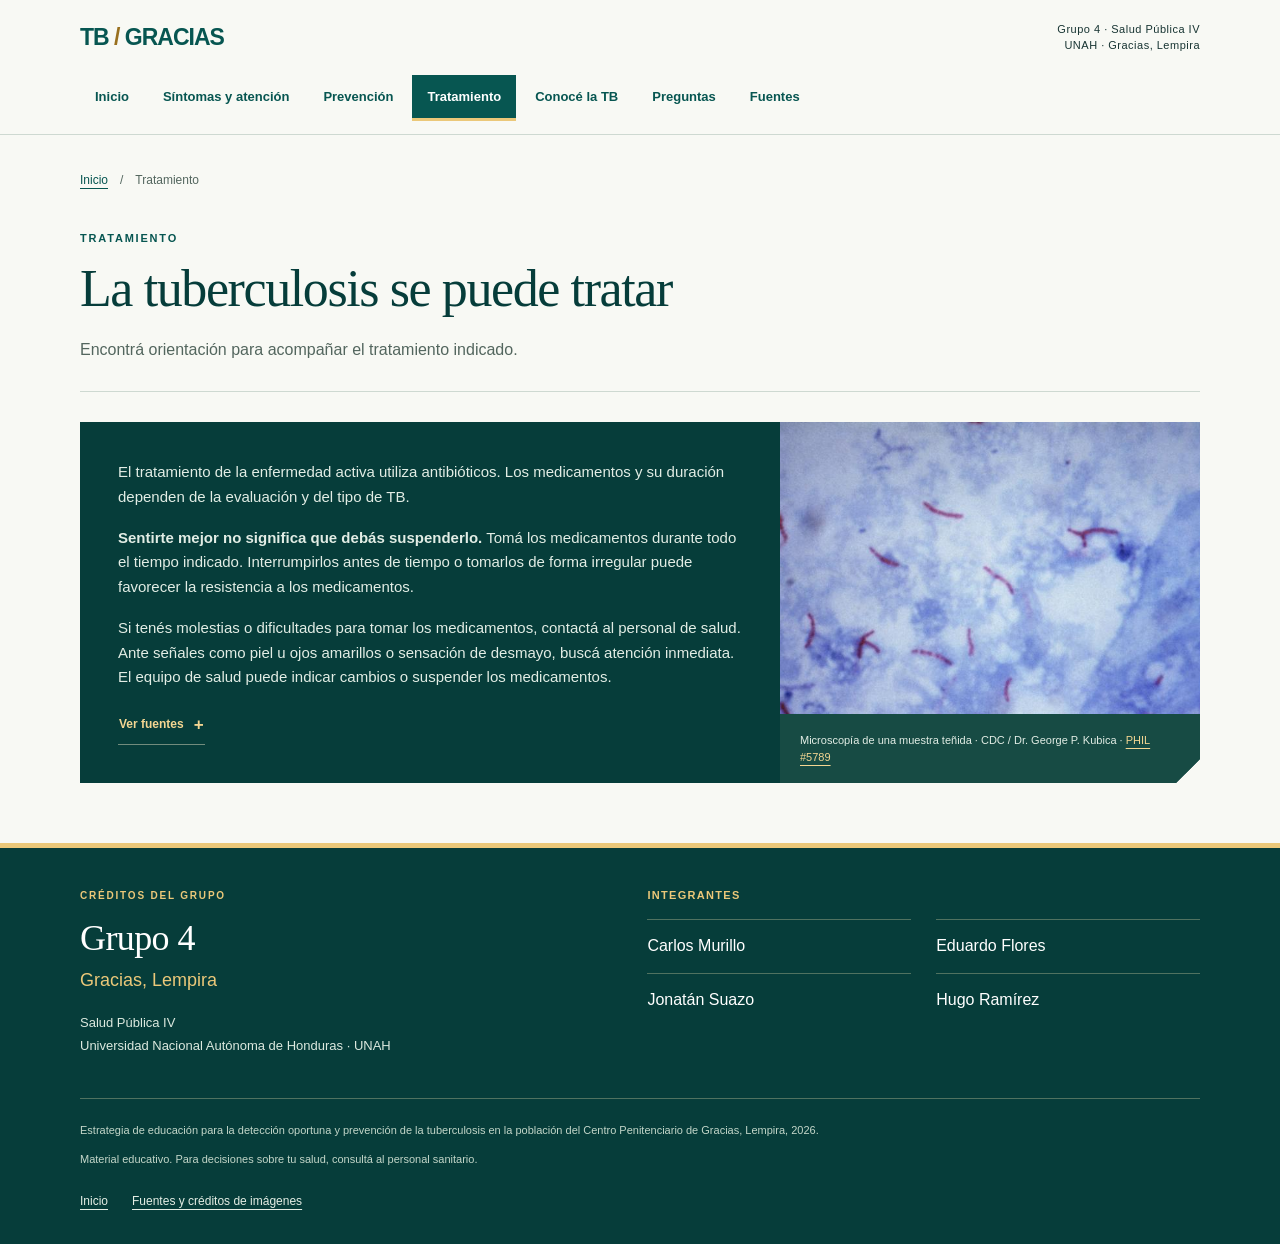
<file: tratamiento.html>
<!doctype html><html lang="es"><head><meta charset="utf-8"><meta name="viewport" content="width=device-width,initial-scale=1"><meta name="theme-color" content="#063d3a"><meta name="description" content="Encontrá orientación para acompañar el tratamiento indicado."><title>La tuberculosis se puede tratar | Tuberculosis: Guía</title><link rel="stylesheet" href="assets/styles.css"><link rel="stylesheet" href="assets/editorial.css"><link rel="stylesheet" href="assets/hierarchy.css"><link rel="stylesheet" href="assets/pages.css"><script src="assets/navigation.js" defer></script>
<link rel="icon" href="assets/brand/favicon.ico" sizes="any"><link rel="icon" type="image/svg+xml" href="assets/brand/favicon.svg"><link rel="icon" type="image/png" sizes="32x32" href="assets/brand/favicon-32.png"><link rel="apple-touch-icon" sizes="180x180" href="assets/brand/apple-touch-icon.png"><link rel="canonical" href="https://carlosmvks1.github.io/tb-gracias/tratamiento.html">
<meta name="application-name" content="Tuberculosis: Guía"><meta name="apple-mobile-web-app-title" content="Tuberculosis: Guía"><meta property="og:type" content="website"><meta property="og:locale" content="es_HN"><meta property="og:site_name" content="Tuberculosis: Guía"><meta property="og:title" content="La tuberculosis se puede tratar | Tuberculosis: Guía"><meta property="og:description" content="Encontrá orientación para acompañar el tratamiento indicado."><meta property="og:url" content="https://carlosmvks1.github.io/tb-gracias/tratamiento.html"><meta property="og:image" content="https://carlosmvks1.github.io/tb-gracias/assets/brand/compartir-guia.jpg"><meta property="og:image:secure_url" content="https://carlosmvks1.github.io/tb-gracias/assets/brand/compartir-guia.jpg"><meta property="og:image:type" content="image/jpeg"><meta property="og:image:width" content="1200"><meta property="og:image:height" content="630"><meta property="og:image:alt" content="Tuberculosis: Guía. Síntomas, prevención y tratamiento. Grupo 4, Salud Pública IV, UNAH."><meta name="twitter:card" content="summary_large_image"><meta name="twitter:title" content="La tuberculosis se puede tratar | Tuberculosis: Guía"><meta name="twitter:description" content="Encontrá orientación para acompañar el tratamiento indicado."><meta name="twitter:image" content="https://carlosmvks1.github.io/tb-gracias/assets/brand/compartir-guia.jpg"><meta name="twitter:image:alt" content="Tuberculosis: Guía. Grupo 4, Salud Pública IV, UNAH.">
</head><body data-page="tratamiento.html"><a class="skip" href="#contenido">Saltar al contenido</a><div class="site-header" id="arriba"><div class="masthead wrap"><a class="brand" href="index.html" aria-label="TB Gracias, inicio">TB<span> / </span>GRACIAS</a><span>Grupo 4 · Salud Pública IV<br>UNAH · Gracias, Lempira</span></div><details class="site-menu wrap" open><summary>Explorar temas <span aria-hidden="true" class="menu-bars"></span></summary><nav class="site-links" aria-label="Menú principal"><a href="index.html">Inicio</a><a href="sintomas.html">Síntomas y atención</a><a href="prevencion.html">Prevención</a><a href="tratamiento.html" aria-current="page">Tratamiento</a><a href="conocer.html">Conocé la TB</a><a href="preguntas.html">Preguntas</a><a href="fuentes.html">Fuentes</a></nav></details></div><main id="contenido" class="wrap reading-main" tabindex="-1"><div class="page-intro"><nav class="breadcrumbs" aria-label="Ruta de navegación"><a href="index.html">Inicio</a><span aria-hidden="true">/</span><span aria-current="page">Tratamiento</span></nav><span class="eyebrow">Tratamiento</span><h1 id="treatment-title">La tuberculosis se puede tratar</h1><p>Encontrá orientación para acompañar el tratamiento indicado.</p></div><section id="tratamiento" class="card topic-article" aria-labelledby="treatment-title"><div class="treatment">
      <div class="treatment-copy" data-claim="tratamiento" data-evidence="3 9 12"><span class="eyebrow">Acompañar el tratamiento</span><p>El tratamiento de la enfermedad activa utiliza antibióticos. Los medicamentos y su duración dependen de la evaluación y del tipo de TB.</p><p><strong>Sentirte mejor no significa que debás suspenderlo.</strong> Tomá los medicamentos durante todo el tiempo indicado. Interrumpirlos antes de tiempo o tomarlos de forma irregular puede favorecer la resistencia a los medicamentos.</p><p>Si tenés molestias o dificultades para tomar los medicamentos, contactá al personal de salud. Ante señales como piel u ojos amarillos o sensación de desmayo, buscá atención inmediata. El equipo de salud puede indicar cambios o suspender los medicamentos.</p><details class="evidence-note"><summary>Ver fuentes</summary><p class="citation">Respaldo: <a href="fuentes.html#fuente-3">OMS: tratamiento [3]</a> · <a href="fuentes.html#fuente-9">CDC: prevención [9]</a> · <a href="fuentes.html#fuente-12">CDC: tratamiento [12]</a></p></details></div>
      <figure data-evidence="13"><img src="assets/img/tb-microscopy.jpg" alt="Muestra con bacterias de tuberculosis teñida con Ziehl-Neelsen, aumentada mil veces" width="700" height="467" loading="lazy"><figcaption>Microscopía de una muestra teñida · CDC / Dr. George P. Kubica · <a href="fuentes.html#fuente-13">PHIL #5789</a></figcaption></figure>
    </div></section></main><footer class="group-footer"><div class="wrap"><section class="group-credit" aria-labelledby="group-title"><div><span class="eyebrow">Créditos del grupo</span><h2 id="group-title">Grupo 4</h2><p class="group-location">Gracias, Lempira</p><p class="group-course">Salud Pública IV<br>Universidad Nacional Autónoma de Honduras · UNAH</p></div><div><h3>Integrantes</h3><ul class="member-list"><li>Carlos Murillo</li><li>Eduardo Flores</li><li>Jonatán Suazo</li><li>Hugo Ramírez</li></ul></div></section><div class="footer-base"><p>Estrategia de educación para la detección oportuna y prevención de la tuberculosis en la población del Centro Penitenciario de Gracias, Lempira, 2026.</p><p>Material educativo. Para decisiones sobre tu salud, consultá al personal sanitario.</p><nav aria-label="Enlaces al pie"><a href="index.html">Inicio</a><a href="fuentes.html">Fuentes y créditos de imágenes</a></nav></div></div></footer></body></html>
</file>
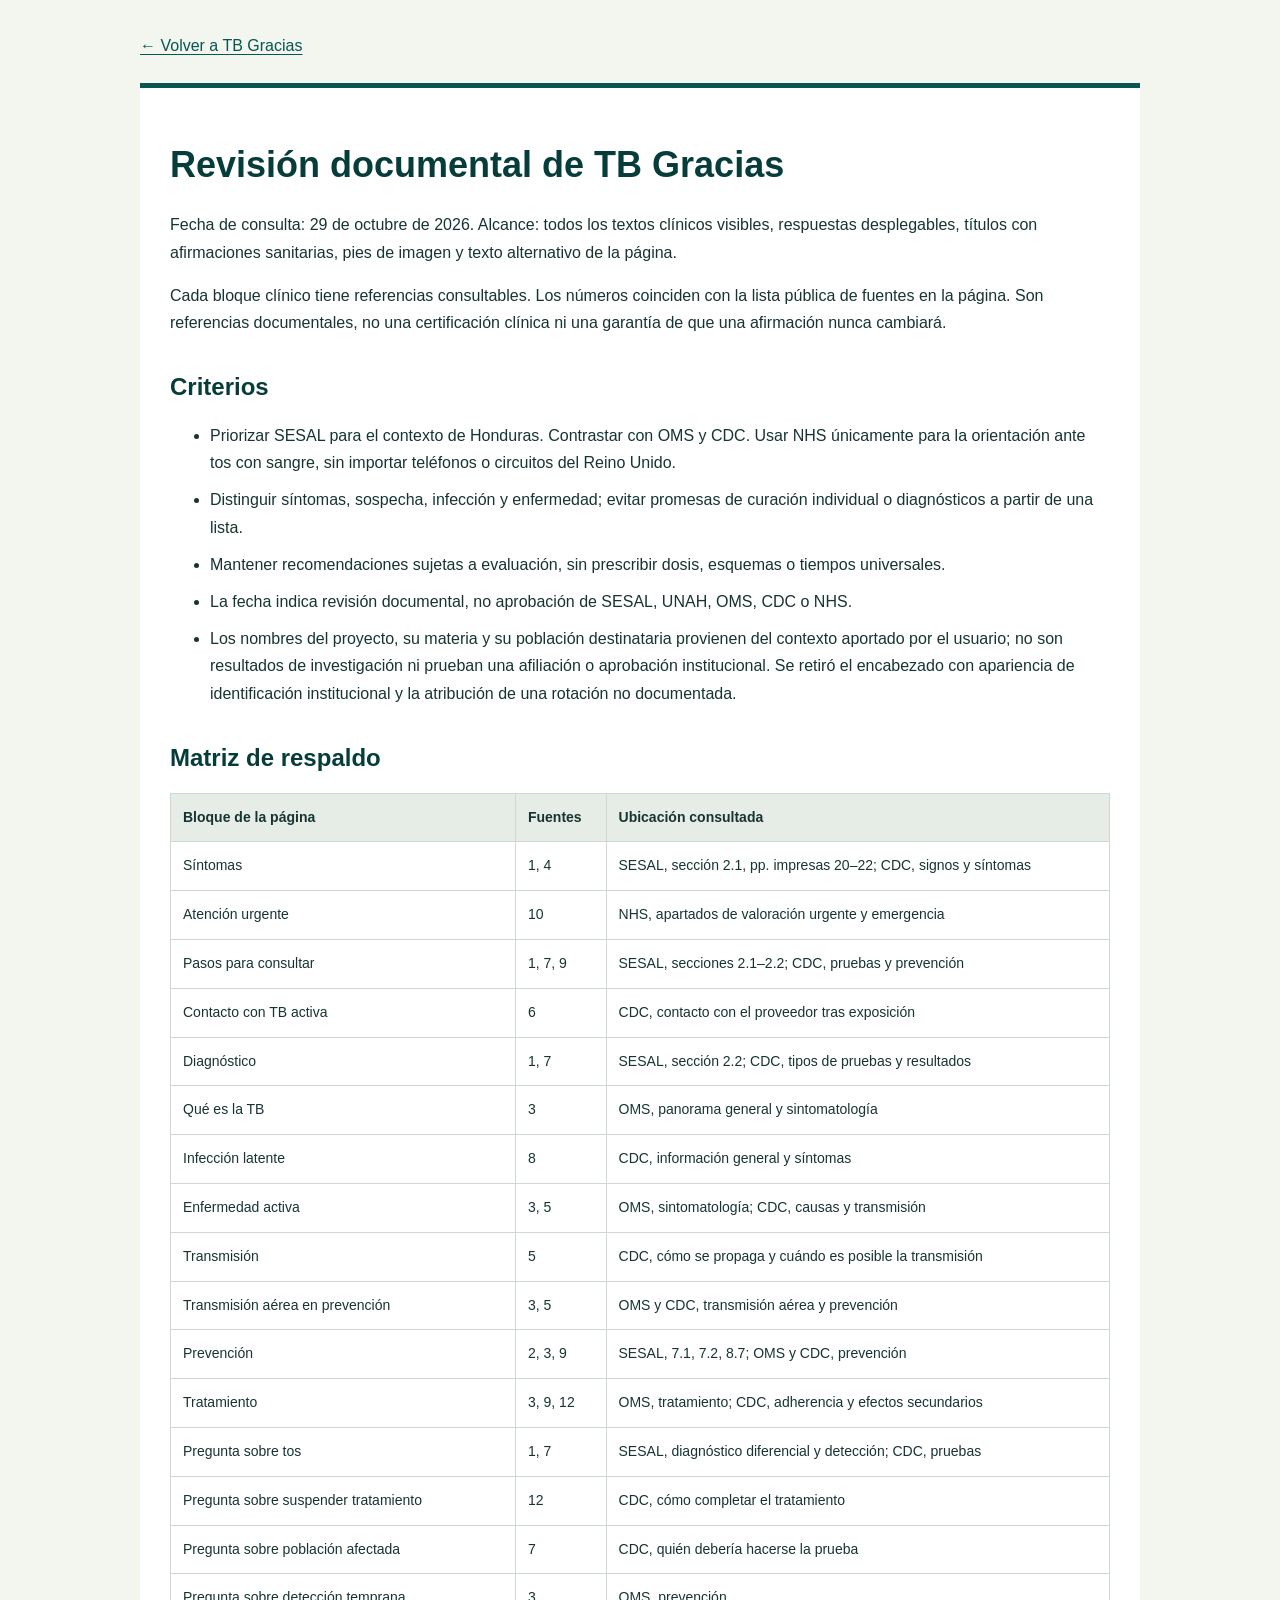
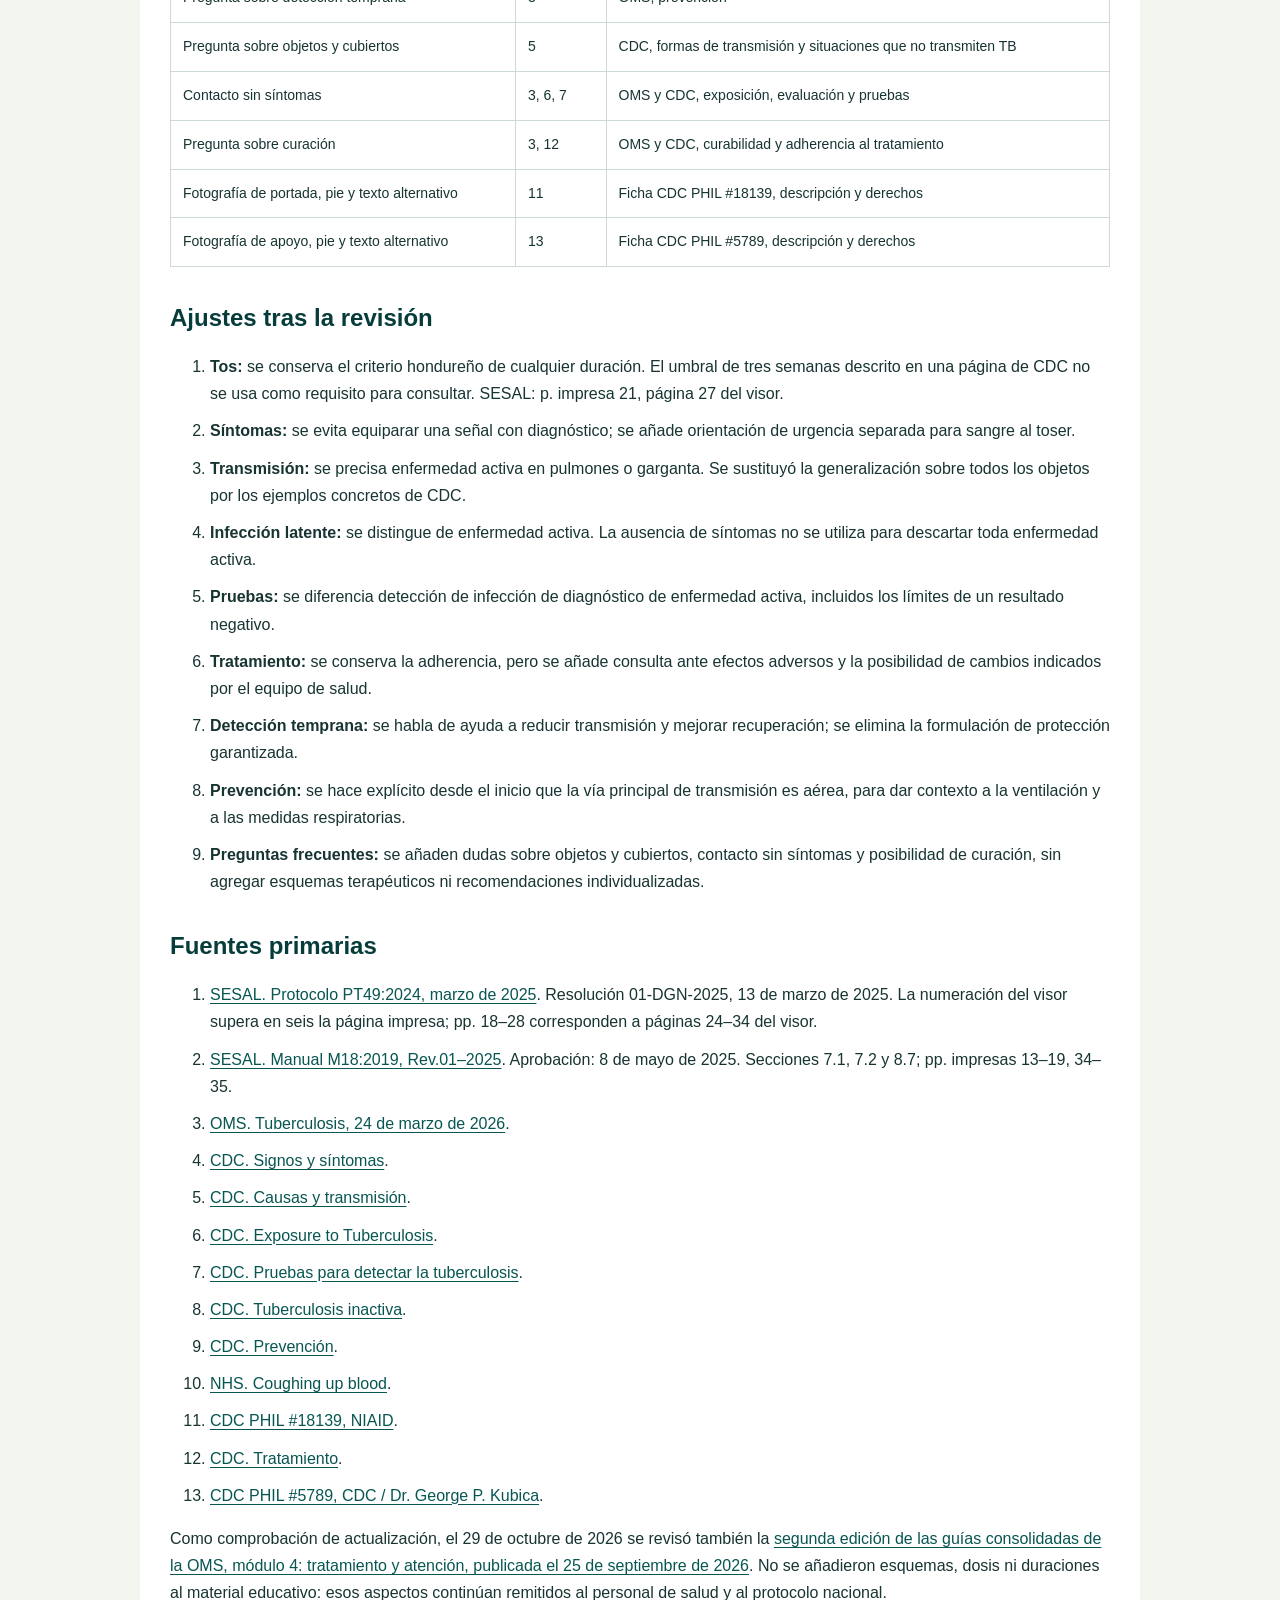
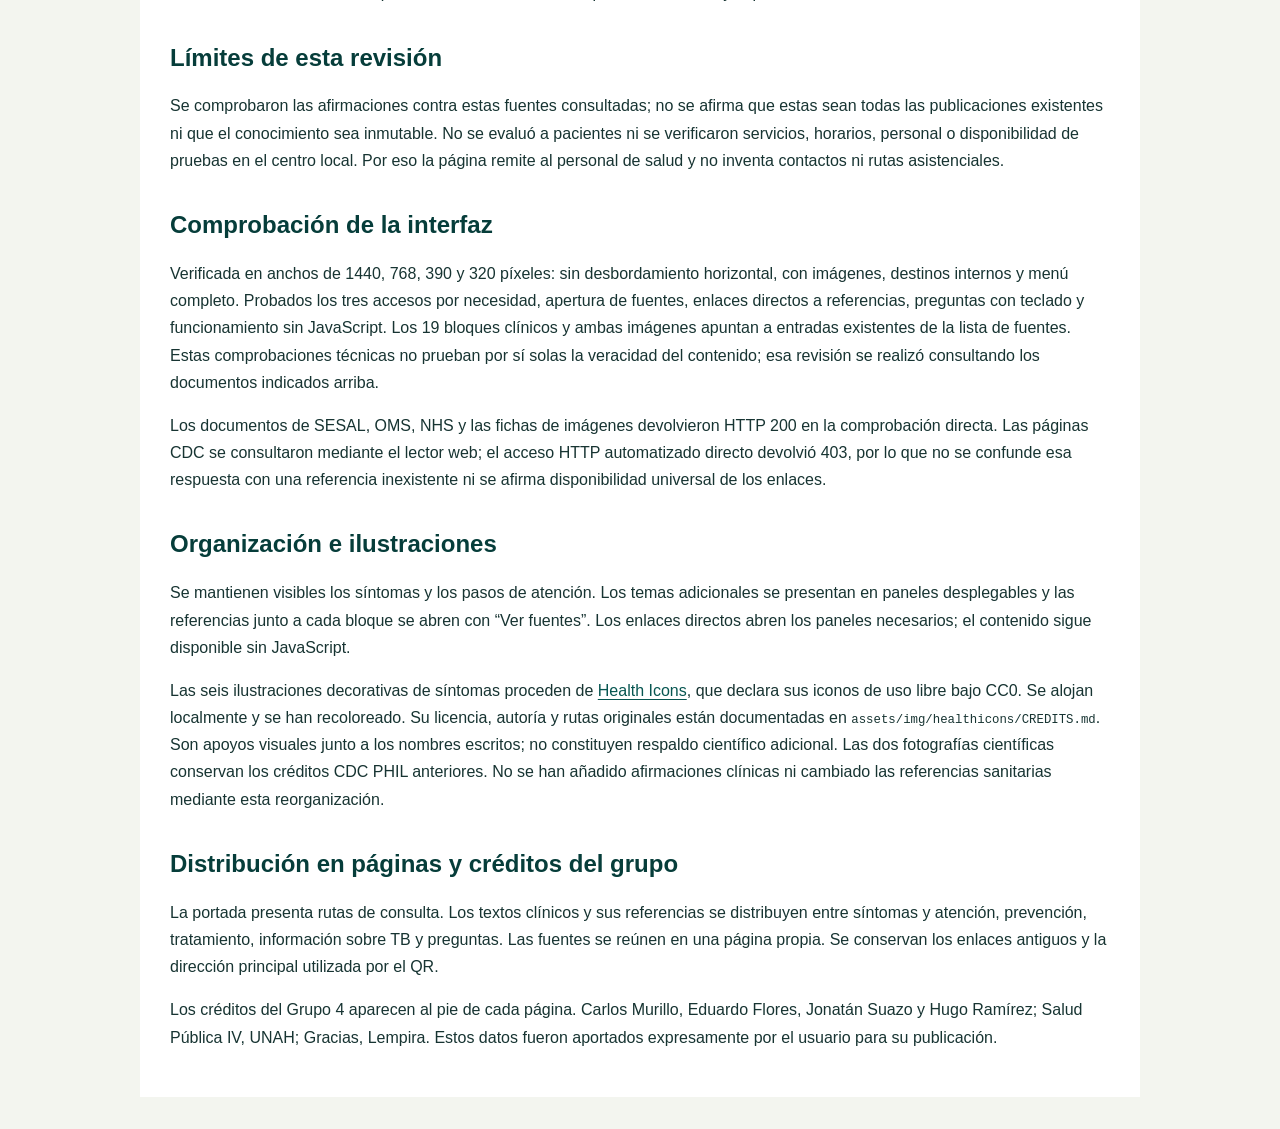
<file: docs/revision.html>
<!doctype html><html lang="es"><head><meta charset="utf-8"><meta name="viewport" content="width=device-width,initial-scale=1"><title>Revisión documental | Tuberculosis: Guía</title><style>html{background:#f3f5ef;color:#173432;font-family:Arial,Helvetica,sans-serif;line-height:1.7}body{max-width:1000px;margin:0 auto;padding:32px 24px}a{color:#075651;text-underline-offset:3px;overflow-wrap:anywhere}h1,h2{line-height:1.25;color:#063d3a}h1{font-size:36px}h2{font-size:24px;margin-top:36px}main{background:#fff;border-top:5px solid #075651;padding:30px}table{border-collapse:collapse;width:100%;font-size:14px}th,td{border:1px solid #ced9d1;text-align:left;padding:12px;vertical-align:top;overflow-wrap:anywhere}th{background:#e6ede7}li{margin-bottom:10px}code{font-size:.95em}nav{margin-bottom:24px}a:focus-visible{outline:3px solid #af7414;outline-offset:3px}@media(max-width:600px){body{padding:20px 12px}main{padding:20px 14px}h1{font-size:29px}table{font-size:12px}th,td{padding:8px 5px}}@media print{body{max-width:none;padding:0}main{border:0;padding:0}nav{display:none}}</style>
<link rel="icon" href="../assets/brand/favicon.ico" sizes="any"><link rel="icon" type="image/svg+xml" href="../assets/brand/favicon.svg"><link rel="icon" type="image/png" sizes="32x32" href="../assets/brand/favicon-32.png"><link rel="apple-touch-icon" sizes="180x180" href="../assets/brand/apple-touch-icon.png"><link rel="canonical" href="https://carlosmvks1.github.io/tb-gracias/docs/revision.html">
<meta name="application-name" content="Tuberculosis: Guía"><meta name="apple-mobile-web-app-title" content="Tuberculosis: Guía"><meta property="og:type" content="website"><meta property="og:locale" content="es_HN"><meta property="og:site_name" content="Tuberculosis: Guía"><meta property="og:title" content="Revisión documental | Tuberculosis: Guía"><meta property="og:description" content="Registro de fuentes y revisión del material educativo sobre tuberculosis."><meta property="og:url" content="https://carlosmvks1.github.io/tb-gracias/docs/revision.html"><meta property="og:image" content="https://carlosmvks1.github.io/tb-gracias/assets/brand/compartir-guia.jpg"><meta property="og:image:secure_url" content="https://carlosmvks1.github.io/tb-gracias/assets/brand/compartir-guia.jpg"><meta property="og:image:type" content="image/jpeg"><meta property="og:image:width" content="1200"><meta property="og:image:height" content="630"><meta property="og:image:alt" content="Tuberculosis: Guía. Síntomas, prevención y tratamiento. Grupo 4, Salud Pública IV, UNAH."><meta name="twitter:card" content="summary_large_image"><meta name="twitter:title" content="Revisión documental | Tuberculosis: Guía"><meta name="twitter:description" content="Registro de fuentes y revisión del material educativo sobre tuberculosis."><meta name="twitter:image" content="https://carlosmvks1.github.io/tb-gracias/assets/brand/compartir-guia.jpg"><meta name="twitter:image:alt" content="Tuberculosis: Guía. Grupo 4, Salud Pública IV, UNAH.">
</head><body><nav><a href="https://carlosmvks1.github.io/tb-gracias/fuentes.html">← Volver a TB Gracias</a></nav><main><h1>Revisión documental de TB Gracias</h1>
<p>Fecha de consulta: 29 de octubre de 2026. Alcance: todos los textos clínicos visibles, respuestas desplegables, títulos con afirmaciones sanitarias, pies de imagen y texto alternativo de la página.</p>
<p>Cada bloque clínico tiene referencias consultables. Los números coinciden con la lista pública de fuentes en la página. Son referencias documentales, no una certificación clínica ni una garantía de que una afirmación nunca cambiará.</p>
<h2>Criterios</h2>
<ul>
<li>Priorizar SESAL para el contexto de Honduras. Contrastar con OMS y CDC. Usar NHS únicamente para la orientación ante tos con sangre, sin importar teléfonos o circuitos del Reino Unido.</li>
<li>Distinguir síntomas, sospecha, infección y enfermedad; evitar promesas de curación individual o diagnósticos a partir de una lista.</li>
<li>Mantener recomendaciones sujetas a evaluación, sin prescribir dosis, esquemas o tiempos universales.</li>
<li>La fecha indica revisión documental, no aprobación de SESAL, UNAH, OMS, CDC o NHS.</li>
<li>Los nombres del proyecto, su materia y su población destinataria provienen del contexto aportado por el usuario; no son resultados de investigación ni prueban una afiliación o aprobación institucional. Se retiró el encabezado con apariencia de identificación institucional y la atribución de una rotación no documentada.</li>
</ul>
<h2>Matriz de respaldo</h2>
<table>
<thead>
<tr>
<th>Bloque de la página</th>
<th>Fuentes</th>
<th>Ubicación consultada</th>
</tr>
</thead>
<tbody><tr>
<td>Síntomas</td>
<td>1, 4</td>
<td>SESAL, sección 2.1, pp. impresas 20–22; CDC, signos y síntomas</td>
</tr>
<tr>
<td>Atención urgente</td>
<td>10</td>
<td>NHS, apartados de valoración urgente y emergencia</td>
</tr>
<tr>
<td>Pasos para consultar</td>
<td>1, 7, 9</td>
<td>SESAL, secciones 2.1–2.2; CDC, pruebas y prevención</td>
</tr>
<tr>
<td>Contacto con TB activa</td>
<td>6</td>
<td>CDC, contacto con el proveedor tras exposición</td>
</tr>
<tr>
<td>Diagnóstico</td>
<td>1, 7</td>
<td>SESAL, sección 2.2; CDC, tipos de pruebas y resultados</td>
</tr>
<tr>
<td>Qué es la TB</td>
<td>3</td>
<td>OMS, panorama general y sintomatología</td>
</tr>
<tr>
<td>Infección latente</td>
<td>8</td>
<td>CDC, información general y síntomas</td>
</tr>
<tr>
<td>Enfermedad activa</td>
<td>3, 5</td>
<td>OMS, sintomatología; CDC, causas y transmisión</td>
</tr>
<tr>
<td>Transmisión</td>
<td>5</td>
<td>CDC, cómo se propaga y cuándo es posible la transmisión</td>
</tr>
<tr>
<td>Transmisión aérea en prevención</td>
<td>3, 5</td>
<td>OMS y CDC, transmisión aérea y prevención</td>
</tr>
<tr>
<td>Prevención</td>
<td>2, 3, 9</td>
<td>SESAL, 7.1, 7.2, 8.7; OMS y CDC, prevención</td>
</tr>
<tr>
<td>Tratamiento</td>
<td>3, 9, 12</td>
<td>OMS, tratamiento; CDC, adherencia y efectos secundarios</td>
</tr>
<tr>
<td>Pregunta sobre tos</td>
<td>1, 7</td>
<td>SESAL, diagnóstico diferencial y detección; CDC, pruebas</td>
</tr>
<tr>
<td>Pregunta sobre suspender tratamiento</td>
<td>12</td>
<td>CDC, cómo completar el tratamiento</td>
</tr>
<tr>
<td>Pregunta sobre población afectada</td>
<td>7</td>
<td>CDC, quién debería hacerse la prueba</td>
</tr>
<tr>
<td>Pregunta sobre detección temprana</td>
<td>3</td>
<td>OMS, prevención</td>
</tr>
<tr>
<td>Pregunta sobre objetos y cubiertos</td>
<td>5</td>
<td>CDC, formas de transmisión y situaciones que no transmiten TB</td>
</tr>
<tr>
<td>Contacto sin síntomas</td>
<td>3, 6, 7</td>
<td>OMS y CDC, exposición, evaluación y pruebas</td>
</tr>
<tr>
<td>Pregunta sobre curación</td>
<td>3, 12</td>
<td>OMS y CDC, curabilidad y adherencia al tratamiento</td>
</tr>
<tr>
<td>Fotografía de portada, pie y texto alternativo</td>
<td>11</td>
<td>Ficha CDC PHIL #18139, descripción y derechos</td>
</tr>
<tr>
<td>Fotografía de apoyo, pie y texto alternativo</td>
<td>13</td>
<td>Ficha CDC PHIL #5789, descripción y derechos</td>
</tr>
</tbody></table>
<h2>Ajustes tras la revisión</h2>
<ol>
<li><strong>Tos:</strong> se conserva el criterio hondureño de cualquier duración. El umbral de tres semanas descrito en una página de CDC no se usa como requisito para consultar. SESAL: p. impresa 21, página 27 del visor.</li>
<li><strong>Síntomas:</strong> se evita equiparar una señal con diagnóstico; se añade orientación de urgencia separada para sangre al toser.</li>
<li><strong>Transmisión:</strong> se precisa enfermedad activa en pulmones o garganta. Se sustituyó la generalización sobre todos los objetos por los ejemplos concretos de CDC.</li>
<li><strong>Infección latente:</strong> se distingue de enfermedad activa. La ausencia de síntomas no se utiliza para descartar toda enfermedad activa.</li>
<li><strong>Pruebas:</strong> se diferencia detección de infección de diagnóstico de enfermedad activa, incluidos los límites de un resultado negativo.</li>
<li><strong>Tratamiento:</strong> se conserva la adherencia, pero se añade consulta ante efectos adversos y la posibilidad de cambios indicados por el equipo de salud.</li>
<li><strong>Detección temprana:</strong> se habla de ayuda a reducir transmisión y mejorar recuperación; se elimina la formulación de protección garantizada.</li>
<li><strong>Prevención:</strong> se hace explícito desde el inicio que la vía principal de transmisión es aérea, para dar contexto a la ventilación y a las medidas respiratorias.</li>
<li><strong>Preguntas frecuentes:</strong> se añaden dudas sobre objetos y cubiertos, contacto sin síntomas y posibilidad de curación, sin agregar esquemas terapéuticos ni recomendaciones individualizadas.</li>
</ol>
<h2>Fuentes primarias</h2>
<ol>
<li><a href="https://honduras.bvsalud.org/wp-content/uploads/2025/08/PROTOCOLO-DE-DIAGNOSTICO-Y-TRATAMIENTO-DE-LA-TUBERCULOSIS-EN-HONDURAS.pdf">SESAL. Protocolo PT49:2024, marzo de 2025</a>. Resolución 01-DGN-2025, 13 de marzo de 2025. La numeración del visor supera en seis la página impresa; pp. 18–28 corresponden a páginas 24–34 del visor.</li>
<li><a href="https://honduras.bvsalud.org/wp-content/uploads/2025/05/Manual-para-la-Prevencion-y-Atencion-de-la-TB-en-Honduras.pdf">SESAL. Manual M18:2019, Rev.01–2025</a>. Aprobación: 8 de mayo de 2025. Secciones 7.1, 7.2 y 8.7; pp. impresas 13–19, 34–35.</li>
<li><a href="https://www.who.int/es/news-room/fact-sheets/detail/tuberculosis">OMS. Tuberculosis, 24 de marzo de 2026</a>.</li>
<li><a href="https://www.cdc.gov/tb/es/signs-symptoms/signos-y-sintomas.html">CDC. Signos y síntomas</a>.</li>
<li><a href="https://www.cdc.gov/tb/es/causes/causas.html">CDC. Causas y transmisión</a>.</li>
<li><a href="https://www.cdc.gov/tb/exposure/index.html">CDC. Exposure to Tuberculosis</a>.</li>
<li><a href="https://www.cdc.gov/tb/es/testing/pruebas.html">CDC. Pruebas para detectar la tuberculosis</a>.</li>
<li><a href="https://www.cdc.gov/tb/es/about/la-tuberculosis-inactiva.html">CDC. Tuberculosis inactiva</a>.</li>
<li><a href="https://www.cdc.gov/tb/es/prevention/prevencion.html">CDC. Prevención</a>.</li>
<li><a href="https://www.nhs.uk/symptoms/coughing-up-blood/">NHS. Coughing up blood</a>.</li>
<li><a href="https://wwwn.cdc.gov/phil/Details.aspx?pid=18139">CDC PHIL #18139, NIAID</a>.</li>
<li><a href="https://www.cdc.gov/tb/es/treatment/tratamiento.html">CDC. Tratamiento</a>.</li>
<li><a href="https://wwwn.cdc.gov/phil/Details.aspx?pid=5789">CDC PHIL #5789, CDC / Dr. George P. Kubica</a>.</li>
</ol>
<p>Como comprobación de actualización, el 29 de octubre de 2026 se revisó también la <a href="https://www.who.int/publications/i/item/9789240125124">segunda edición de las guías consolidadas de la OMS, módulo 4: tratamiento y atención, publicada el 25 de septiembre de 2026</a>. No se añadieron esquemas, dosis ni duraciones al material educativo: esos aspectos continúan remitidos al personal de salud y al protocolo nacional.</p>
<h2>Límites de esta revisión</h2>
<p>Se comprobaron las afirmaciones contra estas fuentes consultadas; no se afirma que estas sean todas las publicaciones existentes ni que el conocimiento sea inmutable. No se evaluó a pacientes ni se verificaron servicios, horarios, personal o disponibilidad de pruebas en el centro local. Por eso la página remite al personal de salud y no inventa contactos ni rutas asistenciales.</p>
<h2>Comprobación de la interfaz</h2>
<p>Verificada en anchos de 1440, 768, 390 y 320 píxeles: sin desbordamiento horizontal, con imágenes, destinos internos y menú completo. Probados los tres accesos por necesidad, apertura de fuentes, enlaces directos a referencias, preguntas con teclado y funcionamiento sin JavaScript. Los 19 bloques clínicos y ambas imágenes apuntan a entradas existentes de la lista de fuentes. Estas comprobaciones técnicas no prueban por sí solas la veracidad del contenido; esa revisión se realizó consultando los documentos indicados arriba.</p>
<p>Los documentos de SESAL, OMS, NHS y las fichas de imágenes devolvieron HTTP 200 en la comprobación directa. Las páginas CDC se consultaron mediante el lector web; el acceso HTTP automatizado directo devolvió 403, por lo que no se confunde esa respuesta con una referencia inexistente ni se afirma disponibilidad universal de los enlaces.</p>
<h2>Organización e ilustraciones</h2>
<p>Se mantienen visibles los síntomas y los pasos de atención. Los temas adicionales se presentan en paneles desplegables y las referencias junto a cada bloque se abren con “Ver fuentes”. Los enlaces directos abren los paneles necesarios; el contenido sigue disponible sin JavaScript.</p>
<p>Las seis ilustraciones decorativas de síntomas proceden de <a href="https://healthicons.org/about">Health Icons</a>, que declara sus iconos de uso libre bajo CC0. Se alojan localmente y se han recoloreado. Su licencia, autoría y rutas originales están documentadas en <code>assets/img/healthicons/CREDITS.md</code>. Son apoyos visuales junto a los nombres escritos; no constituyen respaldo científico adicional. Las dos fotografías científicas conservan los créditos CDC PHIL anteriores. No se han añadido afirmaciones clínicas ni cambiado las referencias sanitarias mediante esta reorganización.</p>
<h2>Distribución en páginas y créditos del grupo</h2>
<p>La portada presenta rutas de consulta. Los textos clínicos y sus referencias se distribuyen entre síntomas y atención, prevención, tratamiento, información sobre TB y preguntas. Las fuentes se reúnen en una página propia. Se conservan los enlaces antiguos y la dirección principal utilizada por el QR.</p>
<p>Los créditos del Grupo 4 aparecen al pie de cada página. Carlos Murillo, Eduardo Flores, Jonatán Suazo y Hugo Ramírez; Salud Pública IV, UNAH; Gracias, Lempira. Estos datos fueron aportados expresamente por el usuario para su publicación.</p>
</main></body></html>
</file>
<file: assets/styles.css>
:root{--ink:#173432;--muted:#53665e;--bg:#f3f5ef;--brand:#075651;--dark:#063d3a;--soft:#e6ede7;--accent:#ebc879;--line:#ced9d1;--nav-height:66px}
*{box-sizing:border-box}html{scroll-behavior:smooth;scroll-padding-top:calc(var(--nav-height) + 20px)}body{margin:0;background:var(--bg);color:var(--ink);font-family:Arial,Helvetica,sans-serif;font-size:17px;line-height:1.65}a{color:var(--brand);text-underline-offset:4px}a:hover{text-decoration-thickness:2px}p{margin:0 0 16px}img{display:block;max-width:100%;object-fit:cover}figure{margin:0}.wrap{width:min(1120px,calc(100% - 64px));margin-inline:auto}.masthead{display:flex;justify-content:space-between;align-items:center;min-height:76px;gap:20px}.brand{font-size:23px;font-weight:900;letter-spacing:-1px;text-decoration:none;padding-block:12px}.brand span{color:#99701e}.masthead>span{font-size:11px;text-align:right;line-height:1.4;letter-spacing:.5px}header{background:var(--dark);color:white;position:relative;overflow:hidden}header:before{content:"";position:absolute;width:240px;height:100%;background:#0c504b;transform:skewX(-20deg);left:48%;top:0;pointer-events:none}.hero{display:grid;grid-template-columns:1.2fr 1fr;gap:65px;align-items:center;padding-block:48px;position:relative}.eyebrow{display:block;font-size:11px;font-weight:700;letter-spacing:1.8px;text-transform:uppercase;color:var(--brand);margin-bottom:12px}header .eyebrow,.treatment .eyebrow{color:var(--accent)}h1{font-size:clamp(38px,4.5vw,59px);line-height:1.08;letter-spacing:-2px;margin:0 0 20px}h1 span{color:var(--accent)}header p{color:#e1ece6;font-size:17px;max-width:455px}.button{display:inline-flex;justify-content:space-between;align-items:center;gap:24px;min-height:52px;background:var(--accent);padding:13px 20px;color:var(--dark);font-size:15px;font-weight:bold;text-decoration:none;border:1px solid transparent}.button:hover{background:#f4d796;text-decoration:underline}.button span{font-size:20px}.review-link{display:block;width:fit-content;color:#d8e8df;font-size:11px;margin-top:20px;padding-block:3px}.hero-image{background:#123d38;clip-path:polygon(28px 0,100% 0,100% calc(100% - 28px),calc(100% - 28px) 100%,0 100%,0 28px)}.hero-image img{width:100%;height:255px}.hero-image figcaption{padding:14px 20px;font-size:11px;color:#d4e5db;line-height:1.5}.hero-image a{color:#fff}.entry{padding-block:26px 30px}.entry h2{font-size:17px;margin:0 0 14px;letter-spacing:0}.entry-grid{display:grid;grid-template-columns:repeat(3,1fr);gap:14px}.entry-grid>a{display:flex;align-items:center;gap:14px;border:1px solid var(--line);border-bottom:3px solid var(--brand);padding:20px 17px;background:#fff;text-decoration:none;min-height:98px}.entry-grid>a:hover,.entry-grid>a:focus-visible{background:var(--soft)}.entry-grid strong{display:block;font-size:17px;line-height:1.3}.entry-grid small{display:block;font-size:11px;color:var(--muted);margin-top:6px;line-height:1.4}.entry-index{font-size:12px;font-weight:bold;color:#61716a}.entry-grid>a>span:last-child{margin-left:auto;align-self:flex-start;font-size:20px}.topic-nav{position:sticky;top:0;z-index:5;background:#f3f5effa;border-block:1px solid var(--line)}.topic-nav .wrap{display:grid;grid-template-columns:repeat(4,1fr);gap:4px;padding-block:8px}.topic-nav a{display:flex;justify-content:center;align-items:center;min-height:48px;padding:8px 12px;text-decoration:none;font-size:14px;font-weight:bold;border-bottom:3px solid transparent}.topic-nav a:hover{background:var(--soft)}.topic-nav a[aria-current="location"]{background:var(--brand);color:#fff;border-bottom-color:var(--accent)}main{padding-block:32px 45px}section{margin-bottom:28px}h2{font-size:clamp(25px,3vw,34px);line-height:1.18;letter-spacing:-.8px;color:var(--dark);margin:0 0 20px}h3{font-size:19px;line-height:1.4;margin:0 0 12px}.card{background:white;border:1px solid var(--line);padding:36px}.section-heading{display:flex;justify-content:space-between;gap:16px;align-items:start;margin-bottom:8px}.section-heading h2{max-width:750px}.section-index{font-size:13px;color:#63756c;font-weight:bold;white-space:nowrap;margin-top:4px}.symptoms{display:grid;grid-template-columns:repeat(3,1fr);gap:10px;padding:0;list-style:none;margin:22px 0}.symptoms li{background:var(--soft);border-left:3px solid var(--brand);padding:16px;font-size:16px;font-weight:bold;line-height:1.4;min-height:70px;display:flex;align-items:center}.notice{border-left:4px solid #a87d20;background:#faf2dc;padding:18px 20px;margin:20px 0}.reading-note{font-size:15px;color:var(--muted)}.citation{font-size:12px;color:var(--muted);line-height:1.8;margin:16px 0 0}.citation a{display:inline-block;padding-block:3px;font-weight:normal}.urgent{background:#fcf0e8;border-left:4px solid #963e23;padding:22px;margin-top:25px}.urgent h3{color:#7d311b;font-size:18px}.urgent p{font-size:15px;margin-bottom:0}.urgent .citation{font-size:12px;margin-top:8px}.action-card{border-top:4px solid var(--brand)}.steps{list-style:none;counter-reset:step;display:grid;grid-template-columns:1fr 1fr;gap:16px;margin:10px 0 0;padding:0}.steps li{counter-increment:step;position:relative;padding:22px 22px 22px 65px;background:var(--soft)}.steps li:before{content:"0" counter(step);position:absolute;left:19px;top:18px;font-weight:bold;font-size:24px;color:var(--brand)}.steps strong{display:block;font-size:18px;line-height:1.35;margin-bottom:8px}.steps p{font-size:15px;margin:0}.contact-note{background:#fcf3df;border:1px solid #e1d4b0;padding:24px;margin-top:26px;scroll-margin-top:20px}.contact-note p{font-size:15px}.contact-note .citation{font-size:12px}.disclosure{border-top:1px solid var(--line);margin-top:20px}.disclosure summary{position:relative;cursor:pointer;padding:19px 40px 19px 0;font-weight:bold;font-size:17px;list-style:none;line-height:1.4;min-height:60px}.disclosure summary::-webkit-details-marker{display:none}.disclosure summary:after{content:"+";position:absolute;right:5px;top:15px;font-size:26px;font-weight:normal;color:var(--brand)}.disclosure[open]>summary:after{content:"−"}.disclosure-body{padding:0 0 22px;font-size:15px;max-width:900px}.disclosure-body p:last-child{margin-bottom:0}.two-columns{display:grid;grid-template-columns:1fr 1fr;gap:18px;margin-top:24px}.info-panel{background:var(--soft);padding:25px}.label{display:block;font-size:11px;font-weight:bold;text-transform:uppercase;letter-spacing:1px;color:var(--brand);margin-bottom:12px}.info-panel p{font-size:15px}.info-panel .citation{font-size:12px}.transmission{border-top:1px solid var(--line);margin-top:26px;padding-top:24px}.prevention-list{padding:0;margin:0;list-style:none;display:grid;grid-template-columns:1fr 1fr;gap:0 35px}.prevention-list li{padding:19px 0;border-top:1px solid var(--line);break-inside:avoid}.prevention-list strong{display:block;font-size:17px;margin-bottom:6px;line-height:1.4}.prevention-list span{display:block;font-size:15px;color:var(--muted)}.treatment{display:grid;grid-template-columns:1.25fr .75fr;background:var(--dark);color:#e2ede5}.treatment-copy{padding:36px}.treatment h2{color:var(--accent)}.treatment p{font-size:15px}.treatment .citation{color:#d3e1d7;font-size:12px}.treatment a{color:#f4d692}.treatment figure{display:flex;flex-direction:column;background:#174b44}.treatment img{width:100%;height:100%;max-height:420px;min-height:250px}.treatment figcaption{padding:18px 20px;font-size:11px;line-height:1.5}#mitos .disclosure{margin-top:0}.final-call{display:flex;justify-content:space-between;align-items:center;gap:30px;background:#e3eadf;border-left:5px solid var(--brand);padding:30px;margin-block:25px 40px}.final-call h2{font-size:24px;margin:0 0 8px}.final-call p{font-size:14px;margin:0}.final-call .button{white-space:nowrap}.sources{padding:5px 8px}.sources>p{max-width:850px;font-size:14px}.source-list{margin-top:22px}.source-list ol{padding-left:25px;margin-top:0}.source-list li{padding:12px 4px;font-size:13px;border-bottom:1px solid var(--line);scroll-margin-top:20px}.source-list li:target{background:#faf0ce;outline:2px solid #a87d20;outline-offset:2px}.source-list li a{font-weight:bold}footer{background:#dfe6dc;padding:30px 0;color:#425b50;font-size:12px}footer strong{font-size:14px;display:block;margin-bottom:12px;color:var(--ink)}footer p{max-width:850px;margin-bottom:10px}footer a{display:inline-block;min-height:44px;padding-block:12px}.skip{position:fixed;top:-100px;left:16px;background:#fff;padding:12px;z-index:20}.skip:focus{top:10px}:focus-visible{outline:3px solid #af7414;outline-offset:4px}main:focus{outline:none}
@media(max-width:850px){.wrap{width:calc(100% - 36px)}.hero{gap:30px}.hero-image img{height:265px}.entry-grid>a{padding:17px 12px;gap:10px}.entry-index{display:none}.card,.treatment-copy{padding:28px}.treatment{grid-template-columns:1.3fr .7fr}.treatment img{max-height:none}.steps li{padding:20px 18px 20px 58px}.steps li:before{left:16px}}
@media(max-width:600px){body{font-size:16px}.wrap{width:calc(100% - 32px)}.masthead{min-height:64px}.masthead>span{font-size:10px}.brand{font-size:21px}.hero{grid-template-columns:1fr;gap:22px;padding-block:32px}.hero-copy{position:relative;z-index:1}h1{font-size:39px;letter-spacing:-1.5px}.hero-copy>p{font-size:16px;max-width:310px}.hero-image{display:grid;grid-template-columns:105px 1fr;clip-path:polygon(15px 0,100% 0,100% 100%,0 100%,0 15px);align-items:center}.hero-image img{height:100px;width:105px}.hero-image figcaption{padding:13px;font-size:10px}.review-link{font-size:11px;margin-top:16px}.entry{padding-block:24px}.entry-grid{grid-template-columns:1fr;gap:8px}.entry-grid>a{padding:14px 16px;min-height:75px;border-left:3px solid var(--brand);border-bottom:1px solid var(--line)}.entry-index{display:block}.entry-grid strong{font-size:17px}.entry-grid small{font-size:12px;margin-top:4px}.entry-grid>a>span:last-child{align-self:center}.topic-nav .wrap{width:calc(100% - 16px);gap:2px}.topic-nav a{font-size:12px;padding:8px 2px;min-height:48px}main{padding-block:24px 30px}.card,.treatment-copy{padding:23px 20px}h2{font-size:26px;letter-spacing:-.6px}.section-heading{gap:8px}.section-index{font-size:11px}.symptoms{grid-template-columns:1fr 1fr;gap:8px}.symptoms li{font-size:14px;padding:13px 11px;min-height:70px}.notice{padding:16px;font-size:15px}.urgent{padding:18px}.urgent h3{font-size:17px}.steps{grid-template-columns:1fr;gap:10px}.steps li{padding:20px 16px 20px 61px}.steps li:before{left:18px}.steps strong{font-size:17px}.contact-note{padding:20px}.disclosure summary{font-size:16px}.two-columns{grid-template-columns:1fr;gap:12px}.info-panel{padding:20px}.prevention-list{grid-template-columns:1fr}.prevention-list li{padding-block:16px}.treatment{grid-template-columns:1fr}.treatment figure{display:grid;grid-template-columns:115px 1fr;align-items:center}.treatment img{height:115px;width:115px;min-height:0}.treatment figcaption{padding:16px;font-size:11px}.final-call{display:block;padding:24px}.final-call h2{font-size:23px}.final-call .button{margin-top:18px}.sources{padding-inline:4px}.source-list li{overflow-wrap:anywhere}.source-list summary{font-size:15px}footer{padding-block:25px}.eyebrow{font-size:10px}}
@media(prefers-reduced-motion:reduce){html{scroll-behavior:auto}}
</file>
<file: assets/editorial.css>
/* Editorial layout and decorative line illustrations. Educational text is unchanged. */
body{background:#f8f9f4}
.guide-icon{display:block;width:56px;height:56px;flex:0 0 auto;color:var(--brand)}
.entry{padding-block:34px 38px}
.entry h2{font-size:13px;text-transform:uppercase;letter-spacing:1.4px;margin-bottom:20px}
.entry-grid{gap:0;border-block:1px solid var(--line)}
.entry-grid>a{background:transparent;border:0;border-right:1px solid var(--line);padding:25px 24px;gap:20px;min-height:126px}
.entry-grid>a:first-child{padding-left:0}
.entry-grid>a:last-child{border-right:0}
.entry-grid .guide-icon{width:41px;height:41px}
.entry-grid strong{font-size:19px;font-weight:700;letter-spacing:-.3px}
.entry-grid small{font-size:12px;max-width:190px;line-height:1.6}
.entry-grid>a>span:last-child{align-self:center;font-size:25px}
.topic-nav{background:#f8f9f4f5}
.topic-nav a[aria-current="location"]{background:transparent;color:var(--brand);border-bottom-color:var(--brand)}
main{padding-top:56px}
.card{background:transparent;border:0;padding:0 0 48px;margin-bottom:48px;border-bottom:1px solid var(--line)}
.section-heading{display:block;position:relative;margin-bottom:26px}
.section-heading>.section-index{display:none}
.section-heading .eyebrow{display:inline-block;background:var(--brand);color:#fff;padding:7px 25px 7px 12px;clip-path:polygon(0 0,100% 0,calc(100% - 12px) 100%,0 100%);font-size:10px;letter-spacing:1.8px;margin-bottom:20px}
.section-heading h2{font-family:Georgia,'Times New Roman',serif;font-size:clamp(34px,4.2vw,49px);font-weight:400;line-height:1.12;letter-spacing:-1.8px;max-width:820px;margin:0}
#symptom-title span{display:block;color:#4c7061}
[data-claim="sintomas"]>p:first-child{max-width:735px;font-size:17px;color:var(--muted);line-height:1.8}
.symptoms{grid-template-columns:repeat(3,1fr);gap:0;margin:30px 0 34px;border-top:1px solid var(--line)}
.symptoms li{background:transparent;border:0;border-bottom:1px solid var(--line);padding:29px 25px;min-height:165px;display:flex;flex-direction:column;align-items:flex-start;justify-content:flex-start;gap:18px;font-size:17px;font-weight:600;line-height:1.45}
.symptoms li:nth-child(3n+1){padding-left:0}
.symptoms li:not(:nth-child(3n)){border-right:1px solid var(--line)}
.symptoms li:nth-child(5) .guide-icon{color:#994f36}
.symptoms li>span{max-width:200px}
.notice{display:grid;grid-template-columns:54px 1fr;gap:22px;border:0;background:#f1e8ce;padding:27px 30px;position:relative;margin:0 0 24px}
.notice:after{content:"";position:absolute;right:0;top:0;border-style:solid;border-width:0 21px 21px 0;border-color:transparent #f8f9f4 transparent transparent}
.notice .guide-icon{width:44px;height:44px;color:#86601d;margin-top:2px}
.notice strong{display:block;font-size:21px;line-height:1.4;letter-spacing:-.4px;max-width:720px;margin-bottom:9px;color:#604616}
.notice div>span{display:block;font-size:15px;line-height:1.7;color:#665b40}
.reading-note{max-width:830px}
.citation{font-size:12px;margin-top:14px}
.urgent{position:relative;background:transparent;border:0;border-top:2px solid #a15a3d;margin-top:28px;padding:23px 0 0 60px}
.urgent>.guide-icon{position:absolute;top:23px;left:0;width:36px;height:36px;color:#963e23}
.urgent h3{font-size:19px;margin-bottom:9px}
.urgent>p{max-width:850px}
.action-card{border-top:0}
.steps{gap:0;border-top:1px solid var(--line)}
.steps li{background:transparent;border-bottom:1px solid var(--line);padding:26px 28px 26px 68px;min-height:165px}
.steps li:nth-child(odd){border-right:1px solid var(--line)}
.steps li:before{top:23px;left:12px;font-family:Georgia,'Times New Roman',serif;font-size:33px;font-weight:400;color:#6d8275}
.steps strong{font-size:19px;letter-spacing:-.3px}
.steps p{max-width:350px;color:var(--muted);line-height:1.75}
.contact-note{border:0;border-left:3px solid var(--brand);background:#eaf0e5;margin-top:32px;padding:25px 28px}
.contact-note h3{font-size:21px}
.two-columns{gap:40px;border-block:1px solid var(--line);margin-top:28px}
.info-panel{background:transparent;padding:26px 0}
.info-panel:first-child{border-right:1px solid var(--line);padding-right:35px}
.info-panel h3{font-family:Georgia,'Times New Roman',serif;font-size:27px;font-weight:400;line-height:1.25}
.transmission{border-top:0;padding-top:10px;margin-top:25px}
.prevention-list{gap:0 40px}
.prevention-list li{padding:23px 0}
.prevention-list strong{font-size:19px;letter-spacing:-.3px}
.treatment{margin-bottom:58px;clip-path:polygon(0 0,100% 0,100% calc(100% - 24px),calc(100% - 24px) 100%,0 100%)}
.treatment-copy{padding:38px}
.treatment h2{font-family:Georgia,'Times New Roman',serif;font-weight:400;font-size:38px;letter-spacing:-1px;line-height:1.12}
.disclosure summary{font-size:19px;font-weight:600;padding-block:23px;letter-spacing:-.3px}
.disclosure summary:after{top:19px}
.final-call{background:transparent;border:0;border-block:1px solid var(--line);padding:30px 0;margin-top:0}
.final-call h2{font-family:Georgia,'Times New Roman',serif;font-weight:400;font-size:30px}
.sources{padding:0}
.sources h2{font-family:Georgia,'Times New Roman',serif;font-weight:400;font-size:34px}
.source-list summary{font-size:17px}
@media(max-width:850px){.entry-grid>a{padding:22px 16px;gap:13px}.entry-grid .guide-icon{width:32px;height:32px}.entry-grid strong{font-size:17px}.entry-grid small{font-size:11px}.entry-grid>a>span:last-child{font-size:19px}.card{padding:0 0 38px}.symptoms li{padding:25px 20px}.treatment-copy{padding:28px}.treatment h2{font-size:32px}}
@media(max-width:600px){
 .entry{padding-block:27px}.entry h2{font-size:11px;margin-bottom:15px}.entry-grid{gap:0}.entry-grid>a{padding:18px 0!important;min-height:94px;border-right:0;border-bottom:1px solid var(--line);gap:18px}.entry-grid>a:last-child{border-bottom:0}.entry-grid .guide-icon{width:36px;height:36px}.entry-grid strong{font-size:18px}.entry-grid small{font-size:12px;max-width:none}.entry-grid>a>span:last-child{font-size:24px}
 main{padding-top:34px}.card{padding:0 0 35px;margin-bottom:35px}.section-heading{margin-bottom:23px}.section-heading .eyebrow{font-size:9px;margin-bottom:18px}.section-heading h2{font-size:34px;letter-spacing:-1.1px;line-height:1.14}.section-heading h2#symptom-title{font-size:35px}[data-claim="sintomas"]>p:first-child{font-size:16px}
 .symptoms{grid-template-columns:1fr 1fr;margin:25px 0 26px}.symptoms li{padding:23px 17px!important;min-height:155px;font-size:15px;gap:17px;border-right:0!important}.symptoms li:nth-child(odd){padding-left:0!important;border-right:1px solid var(--line)!important}.symptoms .guide-icon{width:48px;height:48px}.symptoms li>span{max-width:135px}
 .notice{grid-template-columns:32px 1fr;padding:23px 19px;gap:15px}.notice .guide-icon{width:30px;height:30px;margin-top:3px}.notice strong{font-size:19px;margin-bottom:10px;letter-spacing:-.3px}.notice div>span{font-size:14px}.reading-note{font-size:14px}.urgent{padding-left:43px}.urgent>.guide-icon{width:29px;height:29px}.urgent h3{font-size:17px}.urgent p{font-size:14px}.urgent .citation{font-size:12px}
 .steps{gap:0}.steps li{padding:23px 0 23px 53px;min-height:0;border-right:0!important}.steps li:before{left:0;top:20px;font-size:31px}.steps strong{font-size:18px}.steps p{font-size:15px}.contact-note{padding:23px 20px}.contact-note h3{font-size:19px}.two-columns{gap:0}.info-panel{padding:24px 0}.info-panel:first-child{border-right:0;border-bottom:1px solid var(--line);padding-right:0}.info-panel h3{font-size:25px}.prevention-list li{padding-block:20px}.prevention-list strong{font-size:18px}.treatment{margin-bottom:38px}.treatment-copy{padding:27px 23px}.treatment h2{font-size:33px}.disclosure summary{font-size:17px;padding-block:21px}.final-call{padding-block:25px}.final-call h2{font-size:27px}.sources h2{font-size:30px}.source-list summary{font-size:16px}
}
</file>
<file: assets/hierarchy.css>
/* Clear actions and progressive disclosure, with no dependency on scripting. */
.ui-arrow{width:22px;height:22px;flex:0 0 auto;vertical-align:middle}
.entry{padding-block:26px 30px}.entry-grid{gap:14px;border:0}
.entry-grid>a{display:flex;justify-content:space-between;align-items:center;gap:14px;background:#fff;border:1px solid #a2b8aa!important;padding:23px!important;min-height:115px;box-shadow:0 3px 0 #dde5da;text-decoration:none}
.entry-grid>a:first-child{background:var(--brand);color:#fff;border-color:var(--brand)!important}
.entry-grid>a:first-child small{color:#e5efe7}
.entry-grid>a:hover{background:#e6ede7;box-shadow:0 5px 0 #c8d6ca;transform:translateY(-1px)}
.entry-grid>a:first-child:hover{background:#063d3a}
.entry-grid .route-cta{font-family:Arial,Helvetica,sans-serif;font-size:12px!important;font-weight:bold;white-space:nowrap;border-left:1px solid currentColor;padding-left:14px;line-height:1.4}
.entry-grid small{font-size:12px}.entry-grid strong{font-size:18px}.entry-grid>a>span:last-child{align-self:center}
.topic-nav{background:#f8f9f4;backdrop-filter:none}.topic-nav a{border:1px solid transparent;min-height:46px}
.topic-nav a[aria-current="location"]{background:var(--brand);color:white;border-color:var(--brand)}
main{padding-top:34px}.section-heading{margin-bottom:19px}.section-heading .eyebrow{margin-bottom:15px}
.section-heading h2{font-size:clamp(32px,3.8vw,44px);max-width:770px}
.symptoms{gap:12px;border:0;margin:24px 0}.symptoms li{display:flex;flex-direction:row;align-items:center;gap:20px;min-height:115px;background:#edf1e8;border:0!important;padding:17px!important;font-size:16px}
.symptoms li>span{max-width:175px}.symptom-art{object-fit:contain;width:72px;height:72px;flex:0 0 72px;mix-blend-mode:multiply}
.notice{padding:22px 25px;margin-bottom:20px}.notice strong{font-size:19px}
.urgent{padding-top:20px;margin-top:23px}.urgent>.guide-icon{top:21px}.urgent h3{font-size:18px}
.evidence-note{margin-top:12px;max-width:850px}.evidence-note>summary{display:inline-flex;align-items:center;cursor:pointer;list-style:none;gap:10px;font-size:12px;font-weight:600;color:var(--brand);min-height:38px;border-bottom:1px solid #b6c6b9;padding:5px 1px}
.evidence-note>summary::-webkit-details-marker{display:none}.evidence-note>summary:after{content:'+';font-size:17px}.evidence-note[open]>summary:after{content:'−'}.evidence-note .citation{margin-top:7px;padding:11px 14px;background:#edf1e8;color:var(--ink)}
.evidence-note .citation a{color:var(--brand)}
.treatment .evidence-note>summary{color:#f4d692;border-color:#728c7d}
.steps li{min-height:145px;padding-top:21px;padding-bottom:21px}.steps li:before{top:18px}.steps strong{font-size:18px}.steps p{font-size:15px}
.contact-note{margin-top:25px}.card{margin-bottom:32px;padding-bottom:32px}
.more-topics{margin:35px 0 22px}.more-topics h2{font-family:Georgia,'Times New Roman',serif;font-weight:400;font-size:32px;margin-bottom:9px}.more-topics p{font-size:15px;color:var(--muted)}
.topic-panel{border-top:1px solid var(--line);margin:0;background:transparent}
.topic-panel:last-of-type{border-bottom:1px solid var(--line)}
.topic-panel>summary{display:grid;grid-template-columns:140px 1fr 28px;align-items:center;gap:24px;padding:25px 0;min-height:88px;list-style:none;cursor:pointer;color:var(--dark)}
.topic-panel>summary::-webkit-details-marker{display:none}
.topic-label{font-size:10px;font-weight:bold;text-transform:uppercase;letter-spacing:1.2px;color:#5d7466}
.topic-panel>summary>span:nth-child(2){font-size:23px;font-family:Georgia,'Times New Roman',serif;line-height:1.25;letter-spacing:-.4px}
.panel-toggle{position:relative;width:24px;height:24px}.panel-toggle:before,.panel-toggle:after{content:'';position:absolute;background:var(--brand);width:16px;height:2px;left:4px;top:11px}.panel-toggle:after{transform:rotate(90deg)}.topic-panel[open]>summary .panel-toggle:after{transform:none}
.topic-panel[open]>summary{padding-bottom:22px}.topic-body{padding:0 0 30px}.topic-body>.treatment{margin:0}.topic-body>.treatment .eyebrow{display:none}
.topic-body>.two-columns{margin-top:20px}.topic-body>.prevention-list{margin-top:0}.topic-body .disclosure summary{font-size:17px}.topic-body .info-panel h3{font-size:25px}
.final-call{margin-block:32px}.sources{margin-top:32px}.sources>p{font-size:13px}
@media(max-width:850px){.entry-grid>a{padding:20px 16px!important;display:block}.entry-grid .route-cta{display:inline-block;margin-top:12px;border:0;padding-left:0}.symptom-art{width:58px;height:58px;flex-basis:58px}.symptoms li{gap:13px;font-size:15px}}
@media(max-width:600px){
 .hero{padding-block:28px}.hero h1{font-size:35px}.hero .hero-image{display:none}.hero-copy>p{margin-bottom:18px}.hero .button{font-size:14px;min-height:50px}.entry{padding-block:24px}.entry h2{margin-bottom:13px}.entry-grid{gap:10px}.entry-grid>a{display:flex;min-height:88px;padding:18px!important;border:1px solid #a2b8aa!important}.entry-grid .route-cta{margin:0;padding-left:12px;border-left:1px solid currentColor;font-size:11px!important}.entry-grid strong{font-size:17px}.entry-grid small{font-size:11px;margin-top:4px;max-width:225px}
 .topic-nav .wrap{padding-block:6px;gap:3px}.topic-nav a{font-size:12px}.section-heading h2,.section-heading h2#symptom-title{font-size:31px;line-height:1.14}.section-heading .eyebrow{margin-bottom:14px}.section-heading{margin-bottom:18px}main{padding-top:29px}[data-claim="sintomas"]>p:first-child{font-size:15px;line-height:1.75}
 .symptoms{grid-template-columns:1fr 1fr;gap:8px;margin:22px 0}.symptoms li{min-height:120px!important;padding:14px 12px!important;border:0!important;flex-direction:column;align-items:flex-start;gap:11px;font-size:14px;line-height:1.35}.symptoms li:nth-child(odd){padding-left:12px!important;border:0!important}.symptom-art{width:48px;height:48px;flex-basis:48px}.symptoms li>span{max-width:140px}
 .notice{grid-template-columns:28px 1fr;padding:20px 16px;gap:12px}.notice .guide-icon{width:27px;height:27px}.notice strong{font-size:17px;line-height:1.45}.notice div>span{font-size:13px}.urgent{padding-left:40px}.urgent h3{font-size:17px}.urgent p{font-size:14px}.evidence-note>summary{font-size:12px;min-height:38px}.steps li{padding:20px 0 20px 48px;min-height:0}.steps li:before{font-size:28px;top:17px}.steps strong{font-size:17px}.steps p{font-size:14px}.contact-note{padding:20px}.contact-note p{font-size:14px}.contact-note h3{font-size:18px}.disclosure summary{font-size:16px}
 .more-topics{margin-top:29px}.more-topics h2{font-size:28px}.more-topics p{font-size:14px}.topic-panel>summary{grid-template-columns:1fr 25px;gap:8px 18px;min-height:96px;padding:20px 0}.topic-label{grid-column:1;font-size:9px;letter-spacing:1px}.topic-panel>summary>span:nth-child(2){grid-column:1;font-size:22px}.topic-panel>summary>.panel-toggle{grid-column:2;grid-row:1/3}.topic-body{padding-bottom:24px}.topic-body .treatment-copy{padding:25px 20px}.topic-body .disclosure summary{font-size:16px}.final-call h2{font-size:25px}.sources h2{font-size:28px}
}
</file>
<file: assets/pages.css>
/* Separate pages, shared navigation and group credits. */
.continue-reading>span{display:block}
html{scroll-padding-top:24px}body{background:#f8f9f4}.site-header{background:#f8f9f4;border-bottom:1px solid var(--line)}.site-header .masthead{min-height:75px}.site-menu{margin-top:0}.site-menu>summary{display:none}.site-links{display:flex;align-items:center;gap:4px;padding:0 0 13px;flex-wrap:wrap}.site-links a{font-size:13px;font-weight:600;min-height:44px;padding:11px 15px;text-decoration:none;border-bottom:3px solid transparent}.site-links a:hover{background:var(--soft)}.site-links a[aria-current="page"]{color:#fff;background:var(--brand);border-bottom-color:var(--accent)}.hero{padding-block:45px}.hero h1{font-family:Georgia,'Times New Roman',serif;font-weight:400;font-size:clamp(42px,5vw,64px);letter-spacing:-1.8px}.hero .eyebrow{font-size:10px}.hero p{font-size:18px}.home-main{padding-block:45px 50px}.home-main h2{font-family:Georgia,'Times New Roman',serif;font-weight:400;font-size:34px;letter-spacing:-.8px}.home-actions{display:grid;grid-template-columns:1.2fr 1fr;gap:20px}.home-primary{background:#075651;color:white;padding:32px;text-decoration:none;position:relative;clip-path:polygon(0 0,100% 0,100% calc(100% - 18px),calc(100% - 18px) 100%,0 100%)}.route-kicker{font-size:11px;text-transform:uppercase;letter-spacing:1.2px;display:block;color:#ebc879;margin-bottom:17px}.home-primary strong{font-family:Georgia,'Times New Roman',serif;font-size:35px;font-weight:400;line-height:1.2;display:block;margin-bottom:16px}.home-primary p{font-size:14px;max-width:330px;color:#e1ede4}.route-action{display:inline-flex;gap:25px;align-items:center;border-top:1px solid #6c9580;padding-top:16px;margin-top:4px;font-weight:bold;font-size:13px}.home-primary:hover{background:#063d3a}.home-secondary{display:grid;grid-template-rows:1fr 1fr;gap:15px}.home-secondary a{display:flex;align-items:center;justify-content:space-between;gap:24px;border:1px solid #abc0af;background:#fff;padding:25px;text-decoration:none;box-shadow:0 3px 0 #e0e7db}.home-secondary strong{display:block;font-size:22px;letter-spacing:-.5px;line-height:1.35}.home-secondary small{display:block;color:var(--muted);font-size:13px;margin-top:8px}.home-secondary a:hover{background:#eaf0e5}.home-resources{padding-top:35px;margin-top:35px;border-top:1px solid var(--line)}.home-resources h2{font-size:26px}.resource-grid{display:grid;grid-template-columns:repeat(3,1fr);gap:24px}.resource-grid a{display:grid;grid-template-columns:1fr 24px;gap:10px 15px;padding:10px 0;text-decoration:none}.resource-grid strong{font-size:17px;grid-column:1}.resource-grid span{grid-column:1;font-size:13px;color:var(--muted);line-height:1.6}.resource-grid svg{grid-column:2;grid-row:1/3;align-self:center}.resource-grid a:hover strong{text-decoration:underline}.reading-main{padding-block:28px 45px}.breadcrumbs{display:flex;gap:12px;align-items:center;flex-wrap:wrap;font-size:12px;margin-bottom:30px;color:#53665e}.breadcrumbs a{padding-block:8px}.page-intro{border-bottom:1px solid var(--line);padding-bottom:28px;margin-bottom:30px}.page-intro h1{font-family:Georgia,'Times New Roman',serif;color:var(--dark);font-weight:400;font-size:clamp(35px,4.5vw,52px);letter-spacing:-1.4px;line-height:1.14;max-width:840px;margin-bottom:18px}.page-intro>p{color:var(--muted);max-width:700px;font-size:16px;margin-bottom:0}.page-contents{display:flex;gap:10px;margin-top:24px;flex-wrap:wrap}.page-contents a{padding:10px 17px;border:1px solid #a2b8aa;text-decoration:none;font-size:13px;font-weight:600;min-height:44px}.page-contents a:hover{background:var(--soft)}.topic-article{border-bottom:0;margin-bottom:0;padding:0}.topic-article>.treatment{margin-bottom:15px}.topic-article .treatment .eyebrow{display:none}.reading-main .sources{margin-top:0}.reading-main .sources>h2,.reading-main .sources>.eyebrow{display:none}.continue-reading{margin-top:30px;padding-top:25px;border-top:1px solid var(--line);display:flex;align-items:center;justify-content:space-between;gap:22px}.continue-reading>span{font-size:13px;color:var(--muted)}.continue-reading .button{font-size:14px}.group-footer{padding:40px 0 20px;background:#063d3a;color:#dce9df;border-top:5px solid #ebc879}.group-credit{display:grid;grid-template-columns:1fr 1.1fr;gap:65px;padding-bottom:30px;margin:0}.group-footer .eyebrow{color:#ebc879;font-size:10px}.group-footer h2{font-family:Georgia,'Times New Roman',serif;font-weight:400;color:#fff;font-size:36px;margin:0 0 7px;letter-spacing:-.6px}.group-location{font-size:18px!important;color:#ebc879;margin-bottom:15px!important}.group-course{font-size:13px!important;line-height:1.8}.group-footer h3{font-size:11px;color:#ebc879;letter-spacing:1.3px;text-transform:uppercase;font-weight:600;margin:0 0 16px}.member-list{padding:0;margin:0;list-style:none;display:grid;grid-template-columns:1fr 1fr;gap:0 25px}.member-list li{padding:13px 0;border-top:1px solid #507260;color:#fff;font-size:16px}.footer-base{border-top:1px solid #507260;padding-top:22px}.footer-base p{font-size:11px;line-height:1.8;max-width:900px;color:#c3d6c9}.footer-base nav{display:flex;gap:24px}.group-footer a{color:#e5eee5;font-size:12px;min-height:44px}.group-footer p{margin-bottom:10px}.group-footer strong{color:#fff}
@media(max-width:850px){.site-menu>summary{display:flex;align-items:center;justify-content:space-between;list-style:none;cursor:pointer;font-size:13px;font-weight:bold;padding:12px 0;min-height:48px;border-top:1px solid var(--line)}.site-menu>summary::-webkit-details-marker{display:none}.menu-bars{width:21px;height:13px;border-block:2px solid #075651;position:relative}.menu-bars:after{content:'';position:absolute;left:0;right:0;top:4px;height:2px;background:#075651}.site-links{display:grid;grid-template-columns:1fr 1fr;padding-block:7px 17px;gap:5px}.site-links a{border:1px solid #cad8ca;padding:12px;font-size:13px}.home-actions{grid-template-columns:1.1fr 1fr;gap:15px}.home-primary{padding:26px}.home-primary strong{font-size:30px}.home-secondary a{padding:22px}.home-secondary strong{font-size:20px}.group-credit{gap:35px}}
@media(max-width:600px){.site-header .masthead{min-height:65px}.masthead>span{font-size:9px;line-height:1.6}.hero{padding-block:30px}.hero h1{font-size:44px}.hero p{font-size:16px}.home-main{padding-block:29px 25px}.home-main h2{font-size:28px}.home-actions{grid-template-columns:1fr;gap:13px}.home-primary{padding:27px}.home-primary strong{font-size:31px}.home-primary p{font-size:14px}.home-secondary{gap:11px}.home-secondary a{padding:21px;min-height:100px}.home-secondary strong{font-size:20px}.home-secondary small{font-size:12px}.home-resources{margin-top:28px;padding-top:25px}.home-resources h2{font-size:25px}.resource-grid{grid-template-columns:1fr;gap:0}.resource-grid a{padding:18px 0;border-top:1px solid var(--line)}.resource-grid strong{font-size:17px}.reading-main{padding-top:18px}.breadcrumbs{margin-bottom:22px;font-size:11px;gap:10px}.page-intro{padding-bottom:23px;margin-bottom:26px}.page-intro h1{font-size:35px;letter-spacing:-1px}.page-intro>p{font-size:15px}.page-contents{gap:7px;margin-top:20px}.page-contents a{font-size:12px;padding:10px 12px}.reading-main .section-heading h2{font-size:29px}.continue-reading{display:block}.continue-reading .button{margin-top:15px}.group-footer{padding-top:30px}.group-credit{grid-template-columns:1fr;gap:26px;padding-bottom:26px}.group-footer h2{font-size:34px}.group-location{font-size:17px!important}.group-course{font-size:12px!important}.member-list{gap:0 20px}.member-list li{font-size:15px;padding-block:13px}.group-footer h3{margin-bottom:12px}.footer-base p{font-size:10px}.footer-base nav{gap:20px;flex-wrap:wrap}.footer-base a{font-size:11px}}
</file>
